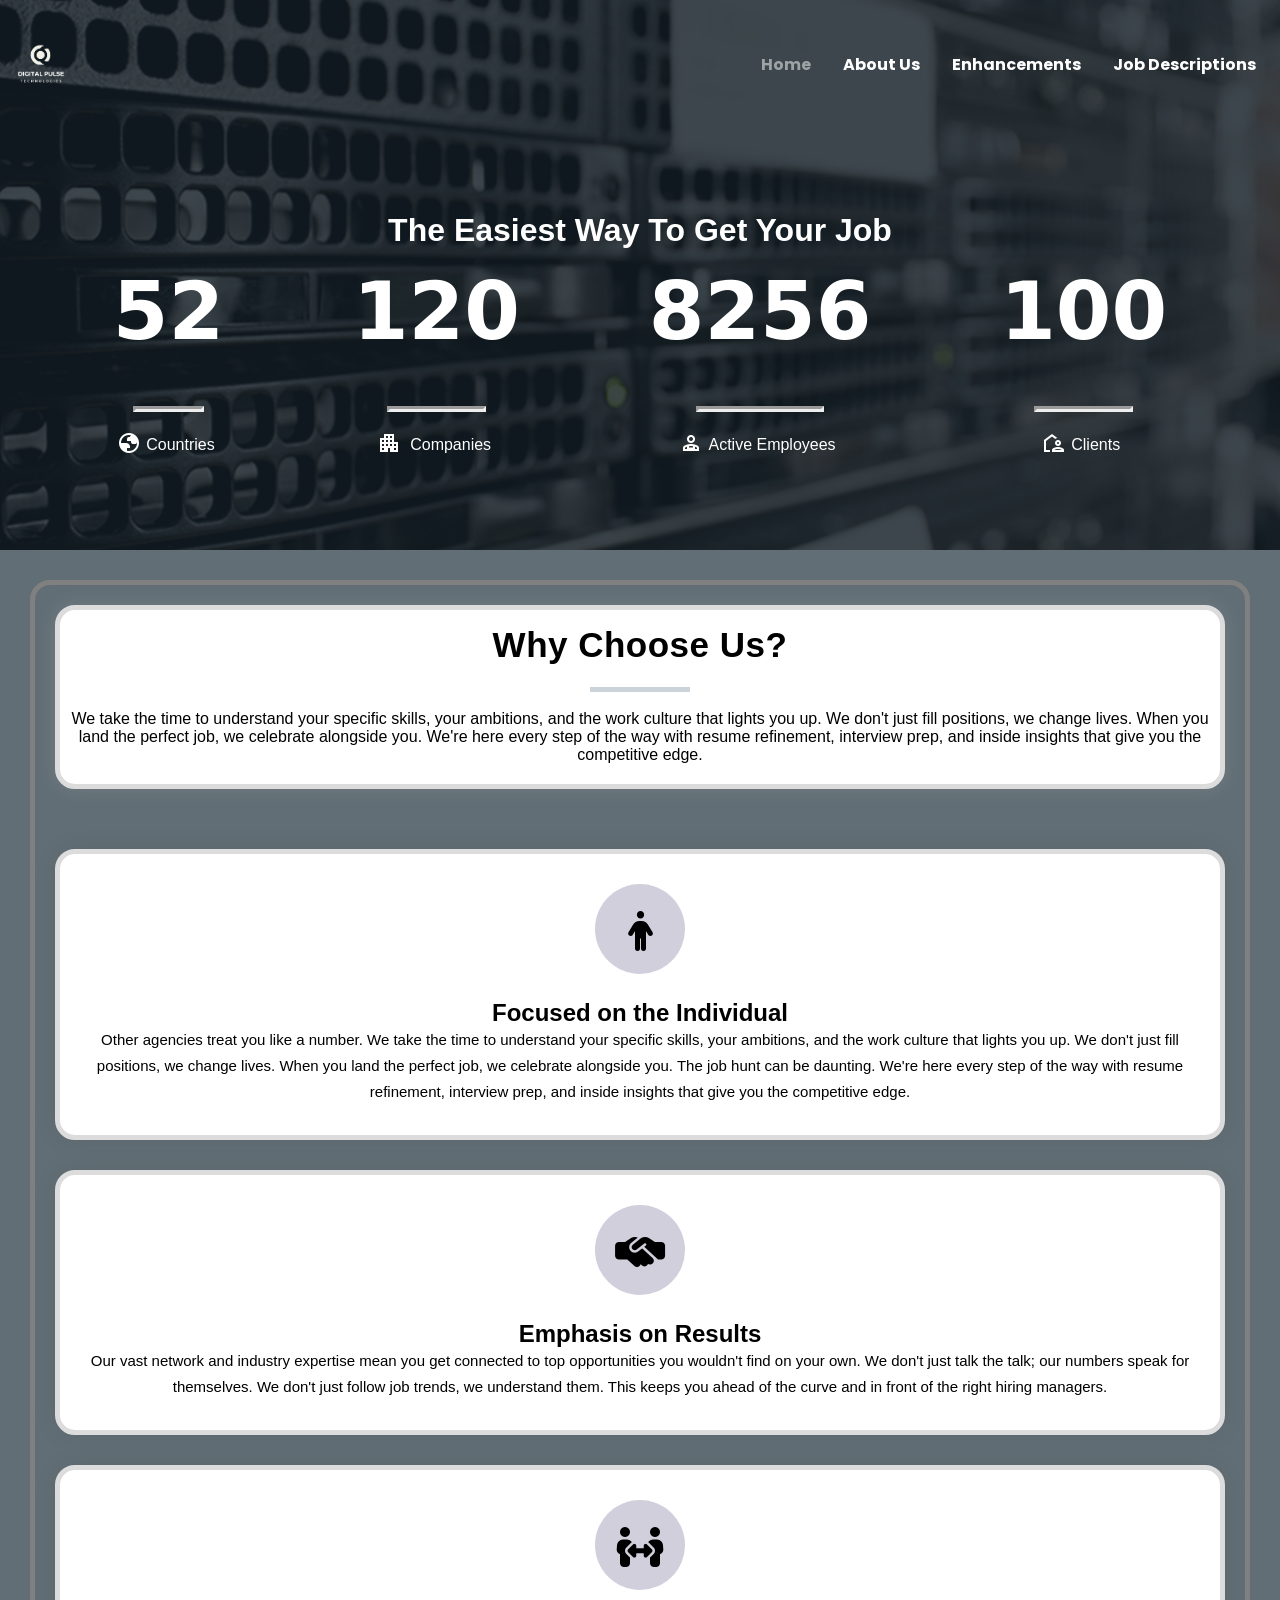
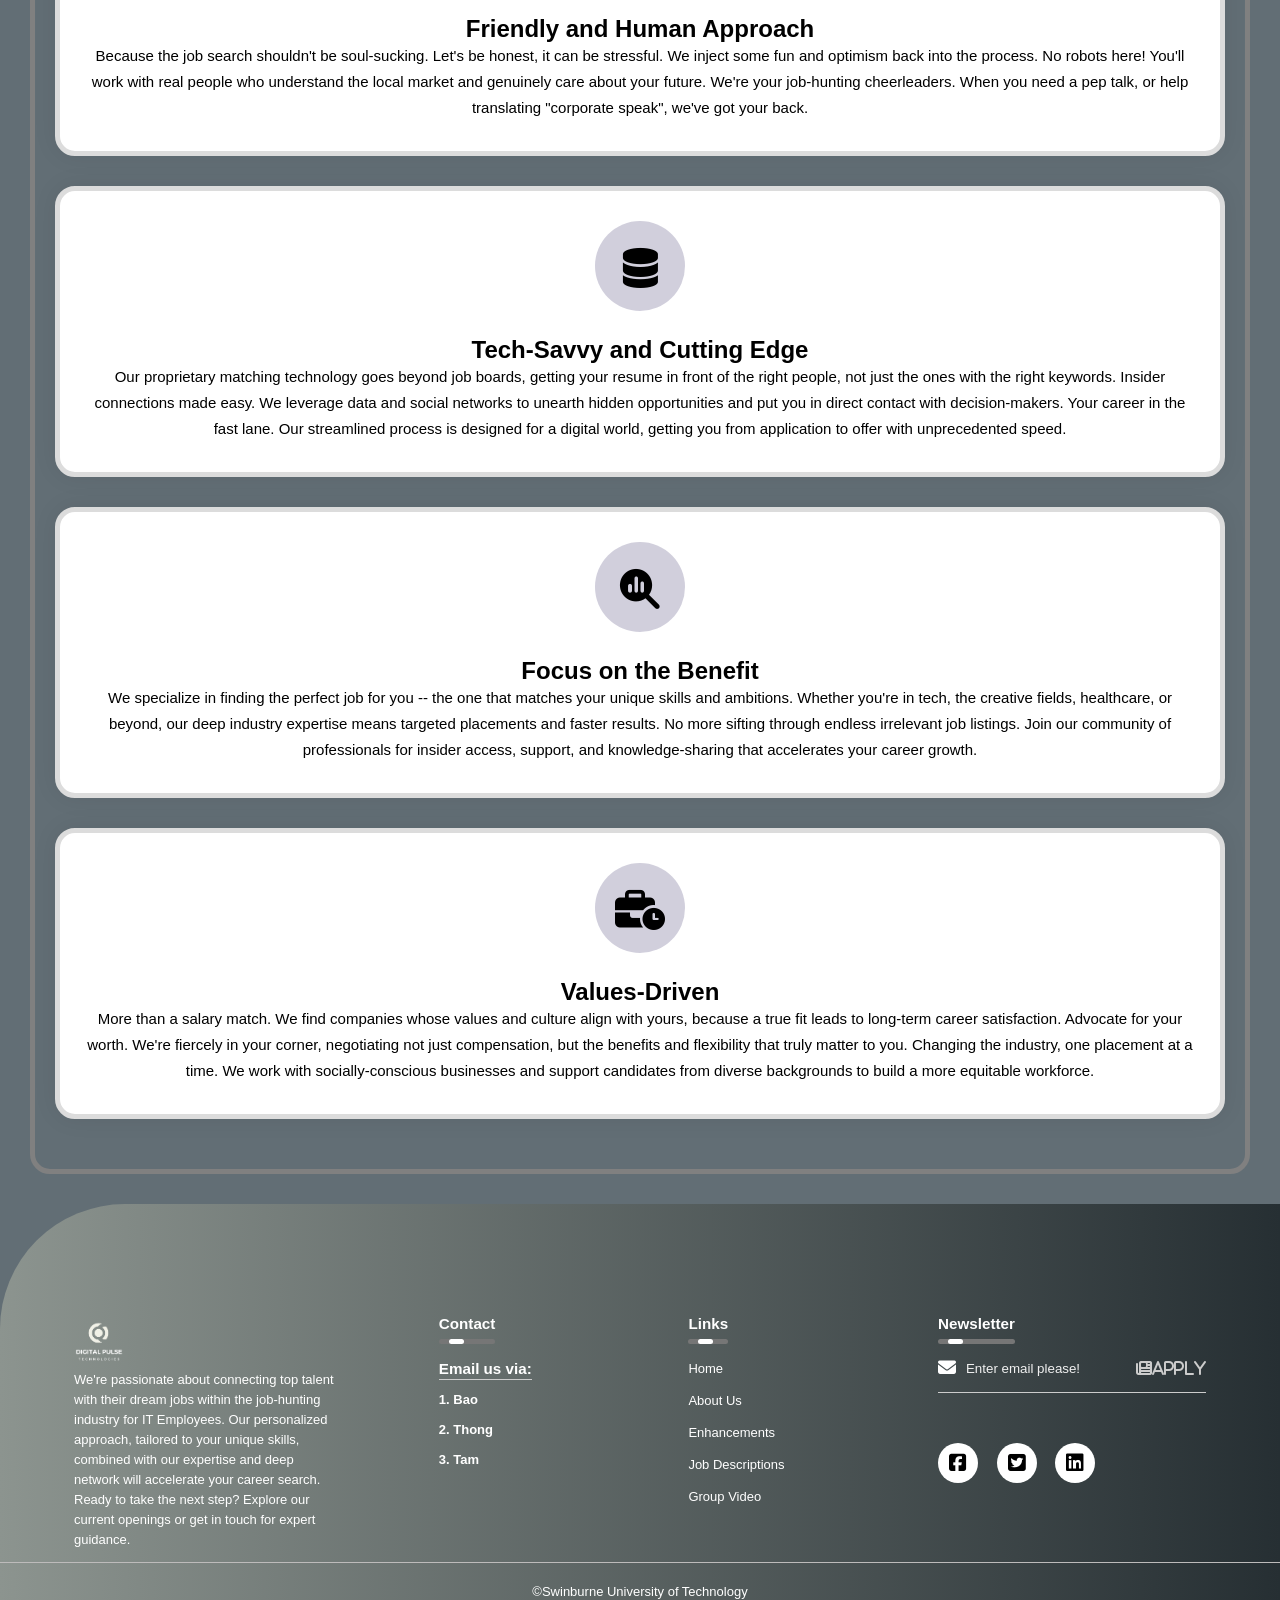
<file: assign1/index.html>
<!DOCTYPE html>
<html lang="en">
<head>
  <meta charset="UTF-8">
  <meta name="viewport" content="width=device-width, initial-scale=1.0">
  <meta name="description" content="Home Page Of IT Company">
  <meta name="keywords" content="job-hunting, job-finding, top 1 in finding job">
  <meta name="author" content="Lê Hoàng Triết Thông">
  <link rel="stylesheet" href="styles/style.css">
  <!--Icons-->
  <link rel="stylesheet" href="https://cdnjs.cloudflare.com/ajax/libs/font-awesome/6.5.1/css/all.min.css" integrity="sha512-DTOQO9RWCH3ppGqcWaEA1BIZOC6xxalwEsw9c2QQeAIftl+Vegovlnee1c9QX4TctnWMn13TZye+giMm8e2LwA==" crossorigin="anonymous" referrerpolicy="no-referrer">
  <link rel="stylesheet" href="https://fonts.googleapis.com/css2?family=Material+Symbols+Outlined:opsz,wght,FILL,GRAD@20..48,100..700,0..1,-50..200">
  <!--Font-->
  <link rel="preconnect" href="https://fonts.googleapis.com">
  <link rel="preconnect" href="https://fonts.gstatic.com" crossorigin>
  <link href="https://fonts.googleapis.com/css2?family=Rubik:ital,wght@0,300..900;1,300..900&display=swap" rel="stylesheet">
  <link href="https://fonts.googleapis.com/css2?family=Poppins:wght@400;500&display=swap" rel="stylesheet">
  <link rel="icon" type="image/x-icon" href="images/logo-web.png">
  <title>Home Page</title>
  </head>
  <body>
 <!--Header and navbar-->
  <header>
    <nav>
      <a href="#home" class="logo"><img src="images/Logo.png" alt ="logo" class = "logo"></a>
      <input type="checkbox" id="dropdown-btn">
      <label for="dropdown-btn">
        <span class="fa-solid fa-bars"></span>
      </label>
      <ul id="nav_bar">
        <li><a href="#" class="active">Home</a></li>
        <li><a href="about.html">About Us</a></li>
        <li><a href="enhancements.html">Enhancements</a></li>
        <li><a href="jobs.html">Job Descriptions</a></li>
      </ul>
    </nav>

    <!--Banner-->
  <div class="banner">
          <!--Analysis table-->
    <!-- <div class="analysis_table"> -->
      <div class ="statitics">
        <h1>The Easiest Way To Get Your Job</h1>
            <ul id="statistics_bar">
              <li><div id ="countdown1"></div><hr><span class="material-symbols-outlined"> globe </span>Countries</li>
              <li><div id ="countdown2"></div><hr><span class="material-symbols-outlined">apartment</span> Companies</li>
              <li><div id ="countdown3"></div><hr><span class="material-symbols-outlined"> person_apron </span>Active Employees</li>
              <li><div id ="countdown4"></div><hr><span class="material-symbols-outlined">location_away </span>Clients</li>
            </ul>
        </div>
      </div>
  </header>




   
    <!--Content-->
    <div id="big_box">
      <div class="section-head">
        <h2>Why Choose Us?</h2>
        <p>We take the time to understand your specific skills, your ambitions, and the work culture that lights you up. We don't just fill positions, we change lives. When you land the perfect job, we celebrate alongside you. We're here every step of the way with resume refinement, interview prep, and inside insights that give you the competitive edge.</p>
      </div>
      
      <div>
        <div class="item"> <span class="icon feature_box_col_one"><i class="fa-solid fa-person"></i></span>
          <h2>Focused on the Individual</h2>
          <p>Other agencies treat you like a number. We take the time to understand your specific skills, your ambitions, and the work culture that lights you up. We don't just fill positions, we change lives. When you land the perfect job, we celebrate alongside you. The job hunt can be daunting. We're here every step of the way with resume refinement, interview prep, and inside insights that give you the competitive edge.</p>
        </div>
    
        <div class="item"> <span class="icon feature_box_col_two"><i class="fa-solid fa-handshake-simple"></i></span>
          <h2>Emphasis on Results</h2>
          <p>Our vast network and industry expertise mean you get connected to top opportunities you wouldn't find on your own. We don't just talk the talk; our numbers speak for themselves. We don't just follow job trends, we understand them. This keeps you ahead of the curve and in front of the right hiring managers.</p>
        </div>
    
        <div class="item"> <span class="icon feature_box_col_three"><i class="fa-solid fa-people-arrows"></i></span>
          <h2>Friendly and Human Approach</h2>
          <p>Because the job search shouldn't be soul-sucking. Let's be honest, it can be stressful. We inject some fun and optimism back into the process. No robots here! You'll work with real people who understand the local market and genuinely care about your future. We're your job-hunting cheerleaders. When you need a pep talk, or help translating "corporate speak", we've got your back.</p>
        </div>
    
        <div class="item"> <span class="icon feature_box_col_four"><i class="fa fa-database"></i></span>
          <h2>Tech-Savvy and Cutting Edge</h2>
          <p>Our proprietary matching technology goes beyond job boards, getting your resume in front of the right people, not just the ones with the right keywords. Insider connections made easy. We leverage data and social networks to unearth hidden opportunities and put you in direct contact with decision-makers. Your career in the fast lane. Our streamlined process is designed for a digital world, getting you from application to offer with unprecedented speed.</p>
        </div>
    
        <div class="item"> <span class="icon feature_box_col_five"><i class="fa-solid fa-magnifying-glass-chart"></i></span>
          <h2>Focus on the Benefit</h2>
          <p>We specialize in finding the perfect job for you -- the one that matches your unique skills and ambitions.  Whether you're in tech, the creative fields, healthcare, or beyond, our deep industry expertise means targeted placements and faster results. No more sifting through endless irrelevant job listings. Join our community of professionals for insider access, support, and knowledge-sharing that accelerates your career growth.</p>
        </div>
    
        <div class="item"> <span class="icon feature_box_col_six"><i class="fa-solid fa-business-time"></i></span>
          <h2>Values-Driven</h2>
          <p>More than a salary match. We find companies whose values and culture align with yours, because a true fit leads to long-term career satisfaction. Advocate for your worth. We're fiercely in your corner, negotiating not just compensation, but the benefits and flexibility that truly matter to you. Changing the industry, one placement at a time. We work with socially-conscious businesses and support candidates from diverse backgrounds to build a more equitable workforce.</p>
        </div>
      </div>
    </div> 


    <footer>
      <div class="row">
        <!--Logo and Description-->
        <div class="col">
          <img src="images/Logo.png" alt ="logo" class = "logo">
          <p>We're passionate about connecting top talent with their dream jobs within the job-hunting industry for IT Employees. Our personalized approach, tailored to your unique skills, combined with our expertise and deep network will accelerate your career search. Ready to take the next step? Explore our current openings or get in touch for expert guidance.</p>
        </div>

        <!--Contact Info-->
        <div class="col">
          <h3>Contact<span class="underline"><span></span></span></h3>
          <h3 id ="email-id">Email us via:</h3>
          <h4>1. <a href="mailto:103804535@student.swin.edu.au">Bao</a></h4>
          <h4>2. <a href="mailto:104171146@student.swin.edu.au">Thong</a></h4>
          <h4>3. <a href="mailto:10477508@student.swin.edu.au">Tam</a></h4>
        </div>

        <!--Navigation-->
        <div class="col">
          <h3>Links <span class="underline"><span></span></span></h3>
            <ul>
              <li><a href="index.html">Home</a></li>
              <li><a href="about.html">About Us</a></li>
              <li><a href="enhancements.html">Enhancements</a></li>
              <li><a href="jobs.html">Job Descriptions</a></li>
              <li><a href="https://youtu.be/9ScsvjHyDCk">Group Video</a></li>
            </ul>
        </div>

        <!--Newsletter-->
        <div class="col">
          <h3>Newsletter<span class="underline"><span></span></span></h3>
          <form id="footer-form">
            <span class="fa-solid fa-envelope"></span>
            <input type="email" placeholder="Enter email please!">
            <button type="submit"><span class="fa-solid fa-newspaper">Apply</span></button>
          </form>
            <!--Social Icons-->
          <div class="social-icons">
            <span class="fa-brands fa-square-facebook"></span>
            <span class="fa-brands fa-square-twitter"></span>
            <span class="fa-brands fa-linkedin"></span>
          </div>
        </div>
      </div>
      <hr>
      <p class="copyright">&copy;<a href = "https://www.swinburne.edu.au">Swinburne University of Technology</a></p>
    </footer>
  </body>
</html>
</file>
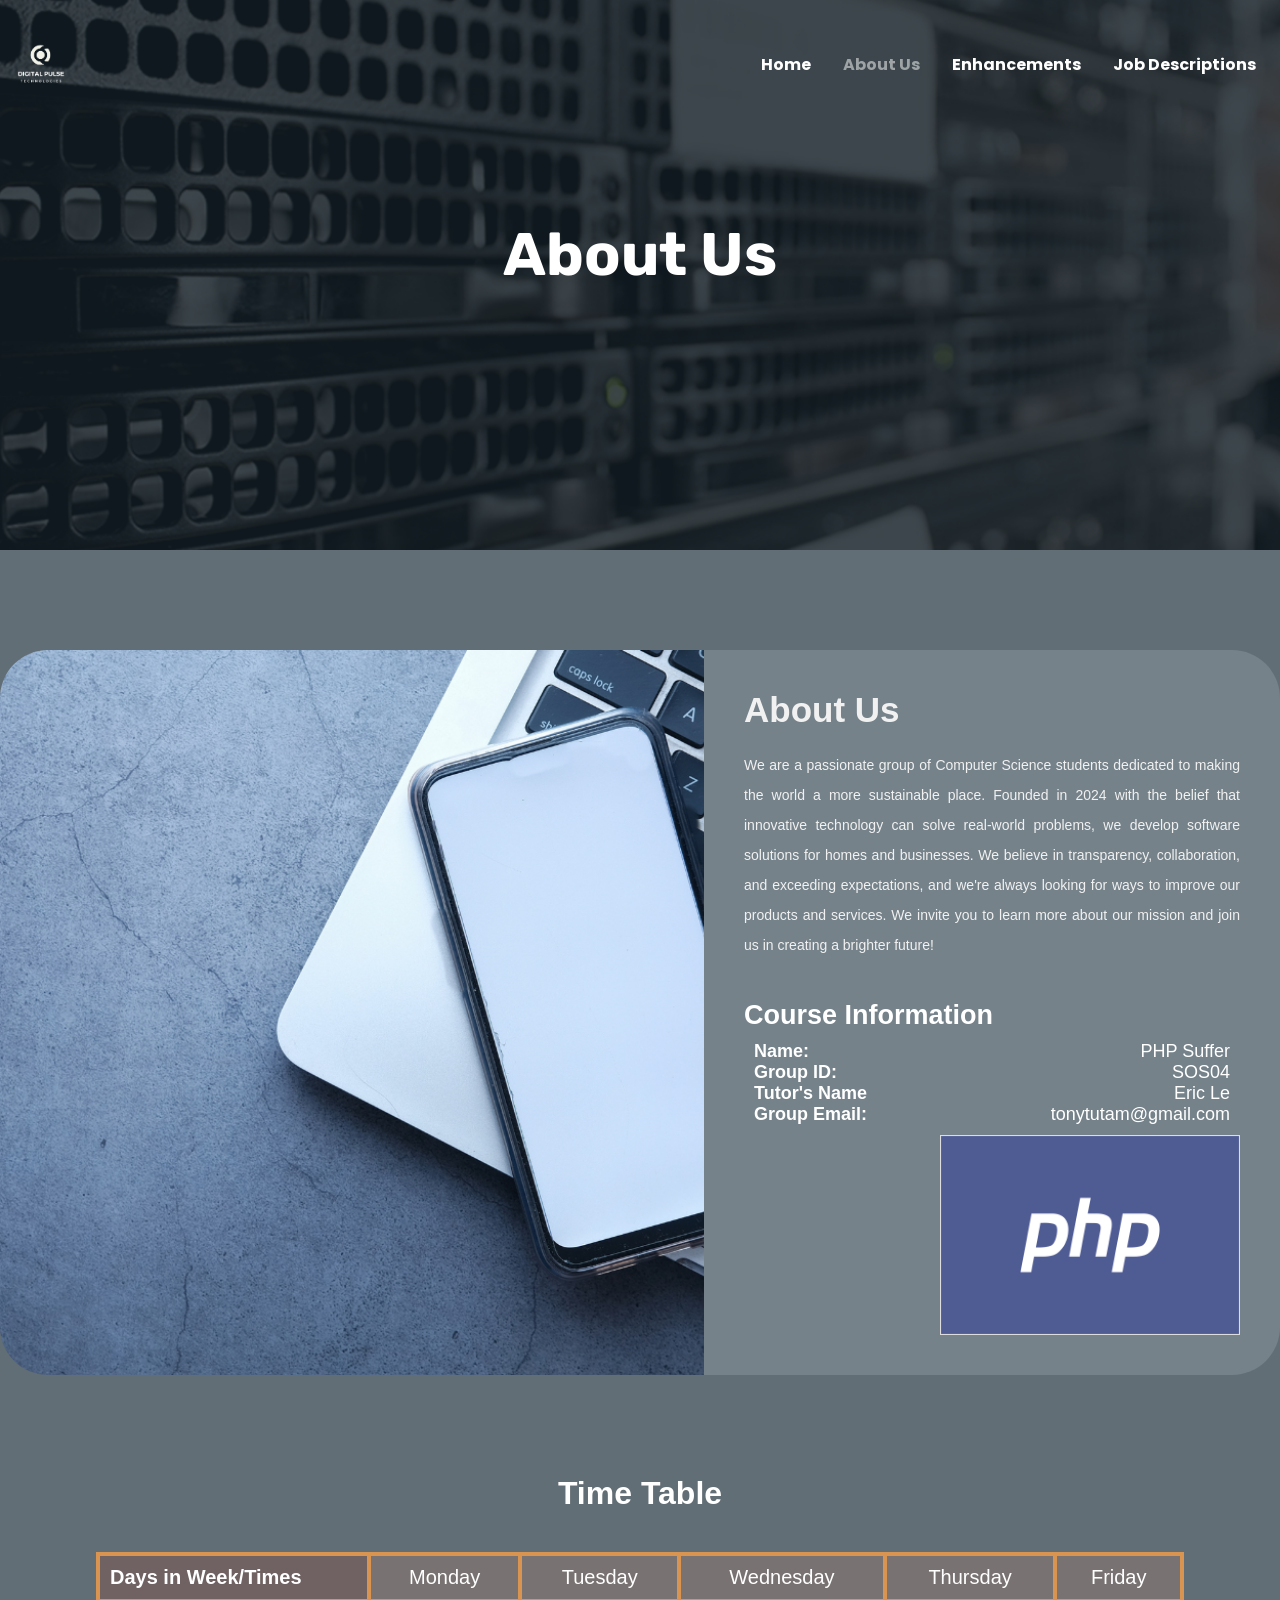
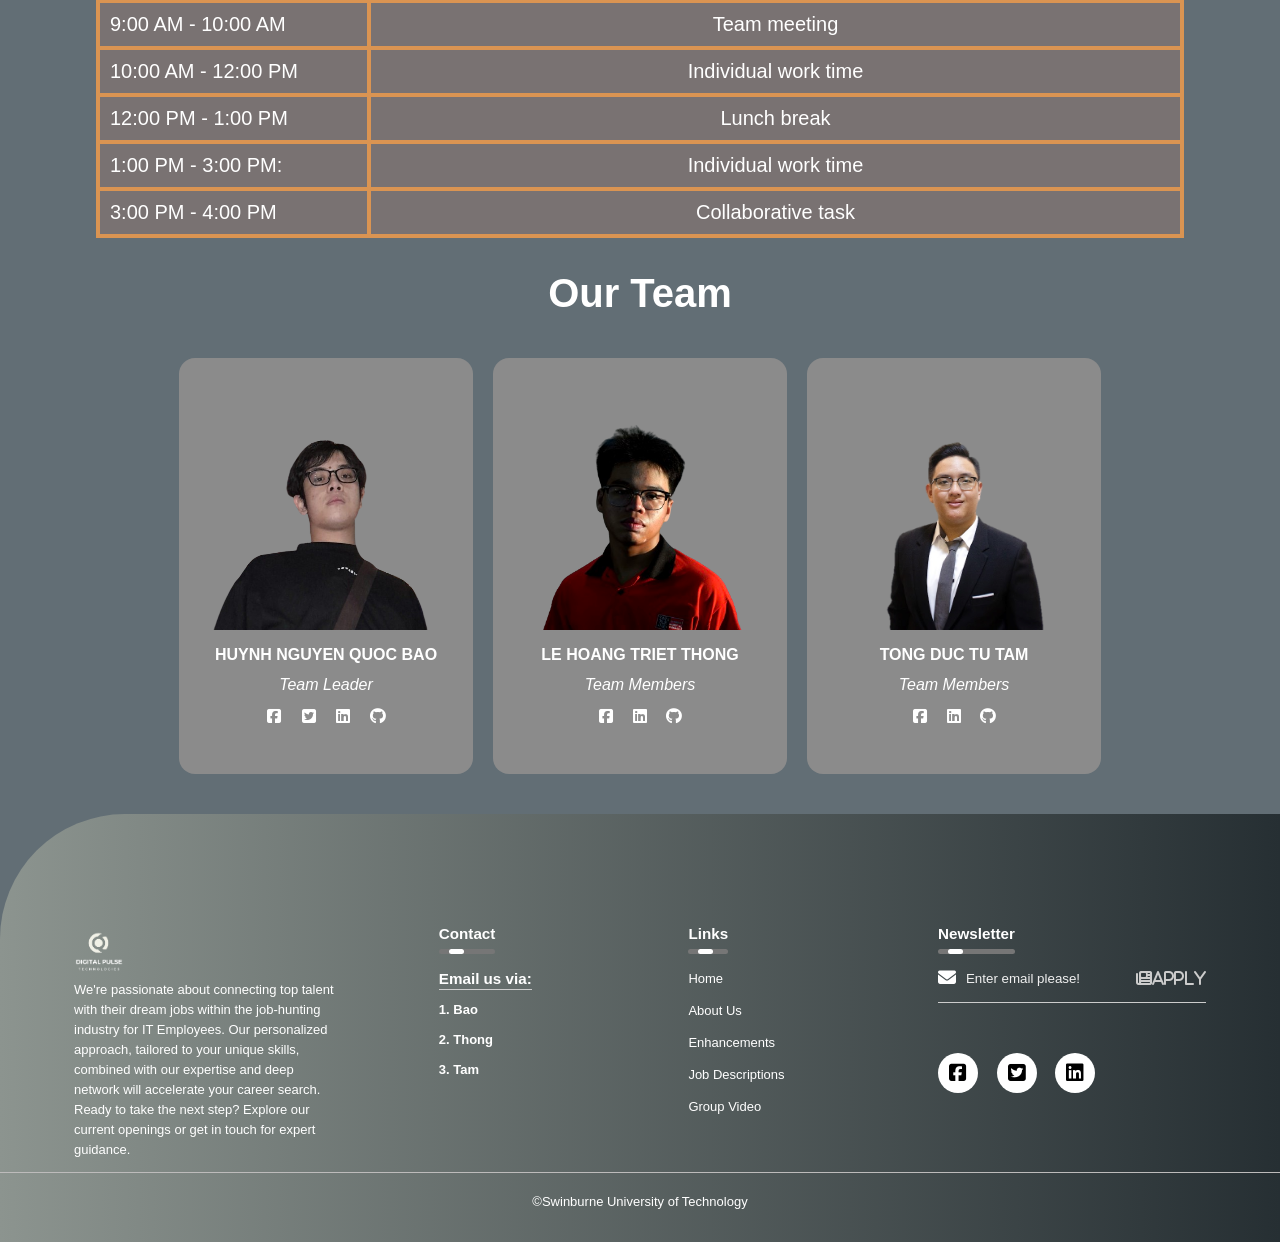
<file: assign1/about.html>
<!DOCTYPE html>
<html lang="en">

<head>
  <meta charset="UTF-8">
  <meta name="viewport" content="width=device-width, initial-scale=1.0">
  <meta name="description" content="About Us page of IT company">
  <meta name="keywords" content="job-hunting, job-finding, top 1 in finding job">
  <meta name="author" content="Huỳnh Nguyễn Quốc Bảo">
  <title>About Us</title>
  <link href="styles/style.css" rel="stylesheet">
  <!--Fonts-->
  <link rel="preconnect" href="https://fonts.googleapis.com">
  <link rel="preconnect" href="https://fonts.gstatic.com" crossorigin>
  <link href="https://fonts.googleapis.com/css2?family=Rubik:ital,wght@0,300..900;1,300..900&display=swap"
    rel="stylesheet">
  <link href="https://fonts.googleapis.com/css2?family=Poppins:wght@400;500&display=swap" rel="stylesheet">
  <!--Icons-->
  <link rel="stylesheet" href="https://cdnjs.cloudflare.com/ajax/libs/font-awesome/6.5.1/css/all.min.css"
    integrity="sha512-DTOQO9RWCH3ppGqcWaEA1BIZOC6xxalwEsw9c2QQeAIftl+Vegovlnee1c9QX4TctnWMn13TZye+giMm8e2LwA=="
    crossorigin="anonymous" referrerpolicy="no-referrer">
  <link rel="icon" type="image/x-icon" href="images/logo-web.png">
</head>

<body>

  <!--Header and navbar-->
  <header>
    <nav>
      <a href="#home" class="logo"><img src="images/Logo.png" alt="logo" class="logo"></a>
      <input type="checkbox" id="dropdown-btn">
      <label for="dropdown-btn">
        <span class="fa-solid fa-bars"></span>
      </label>
      <ul id="nav_bar">
        <li><a href="index.html">Home</a></li>
        <li><a href="#" class="active">About Us</a></li>
        <li><a href="enhancements.html">Enhancements</a></li>
        <li><a href="jobs.html">Job Descriptions</a></li>
      </ul>
    </nav>

    <!--Banner-->
    <div class="banner">
      <h1 id="applyh1">About Us</h1>
    </div>
  </header>

  <!--Introduction-->
  <div class="about-section">
    <div class="inner-container">
      <h1>About Us</h1>
      <p class="text">
        We are a passionate group of Computer Science students dedicated to making the world a
        more sustainable place. Founded in 2024 with the belief that innovative technology can solve real-world
        problems, we develop software solutions for homes and businesses. We believe in transparency, collaboration, and
        exceeding expectations, and we're always looking for ways to improve our products and services.
        We invite you to learn more about our mission and join us in creating a brighter future!
      </p>
      <section class="course-info">
        <h2>Course Information</h2>
        <dl>
          <dt>Name:</dt>
          <dd>PHP Suffer</dd>
          <dt>Group ID:</dt>
          <dd>SOS04</dd>
          <dt>Tutor's Name</dt>
          <dd>Eric Le</dd>
          <dt>Group Email:</dt>
          <dd><a href="mailto:tonytutam@gmail.com">tonytutam@gmail.com</a></dd>
        </dl>
        <figure class="profile">
          <img src="images/profile.png" alt="Your Profile Picture">
        </figure>

      </section>

    </div>
  </div>
  <!--COURSE INFORMATION-->
  <div class="table-style">
  <h2>Time Table</h2>
  <table>
    <thead>
      <tr>
        <th>Days in Week/Times</th>
        <td class="table-align-center">Monday</td>
        <td class="table-align-center">Tuesday</td>
        <td class="table-align-center">Wednesday</td>
        <td class="table-align-center">Thursday</td>
        <td class="table-align-center">Friday</td>
      </tr>
    </thead>
    <tbody>
      <tr>
        <td>9:00 AM - 10:00 AM</td>
        <td colspan="5" class="table-align-center">Team meeting</td>
      </tr>
      <tr>
        <td>10:00 AM - 12:00 PM</td>
        <td colspan="5" class="table-align-center">Individual work time</td>
      </tr>
      <tr>
        <td>12:00 PM - 1:00 PM</td>
        <td colspan="5" class="table-align-center">Lunch break</td>
      </tr>
      <tr>
        <td>1:00 PM - 3:00 PM:</td>
        <td colspan="5" class="table-align-center">Individual work time</td>
      </tr>
      <tr>
        <td>3:00 PM - 4:00 PM</td>
        <td colspan="5" class="table-align-center">Collaborative task</td>
      </tr>
    </tbody>
  </table>
</div>
  <!--Team-->
  <div class="team-container">
    <!--Header-->
    <div class="team-header">
      <h1>Our Team</h1>
    </div>
    <div class="sub-container">
      <!--Team Image-->
      <div class="teams">
        <img src="images/Bao.jpg" alt="Huynh Nguyen Quoc Bao">
        <!--team member info-->
        <div class="name">Huynh Nguyen Quoc Bao</div>
        <div class="position">Team Leader</div>
        <div class="profile-socials">
          <a href="https://www.facebook.com/KallenKaslana213/"><span class="fa-brands fa-square-facebook"></span></a>
          <a href="https://twitter.com/Travis_Derp"><span class="fa-brands fa-square-twitter"></span></a>
          <a href="https://www.linkedin.com/in/huynh-nguyen-quoc-bao-6b7ab6236/"><span
              class="fa-brands fa-linkedin"></span></a>
          <a href="https://github.com/Travis-Houston"><span class="fa-brands fa-github"></span></a>
        </div>
      </div>

      <!--Team Image-->
      <div class="teams">
        <img src="images/Chi-Lon-Thon.png" alt="Le Hoang Triet Thong photo">
        <!--team member info-->
        <div class="name">Le Hoang Triet Thong</div>
        <div class="position">Team Members</div>
        <div class="profile-socials">
          <a href="https://www.facebook.com/chilonthon/"><span class="fa-brands fa-square-facebook"></span></a>
          <a href="https://www.linkedin.com/in/thong-le-5b26b6185/"><span class="fa-brands fa-linkedin"></span></a>
          <a href="https://github.com/AlecVOV"><span class="fa-brands fa-github"></span></a>
        </div>
      </div>

      <!--Team Image-->
      <div class="teams">
        <img id="tamtong" src="images/Tam-Tong.png" alt="Tong Duc Tu Tam photo">
        <!--team member info-->
        <div class="name">Tong Duc Tu Tam</div>
        <div class="position">Team Members</div>
        <div class="profile-socials">
          <a href="https://www.facebook.com/tongss.tamss.7/"><span class="fa-brands fa-square-facebook"></span></a>
          <a href="https://www.linkedin.com/in/tong-duc-tu-tam-989825196/"><span
              class="fa-brands fa-linkedin"></span></a>
          <a href="https://github.com/TamTonyTong"><span class="fa-brands fa-github"></span></a>
        </div>
      </div>
    </div>
  </div>


  <footer>
    <div class="row">
      <!--Logo and Description-->
      <div class="col">
        <img src="images/Logo.png" alt="logo" class="logo">
        <p>We're passionate about connecting top talent with their dream jobs within the job-hunting industry for IT
          Employees. Our personalized approach, tailored to your unique skills, combined with our expertise and deep
          network will accelerate your career search. Ready to take the next step? Explore our current openings or get
          in touch for expert guidance.</p>
      </div>

      <!--Contact Info-->
      <div class="col">
        <h3>Contact<span class="underline"><span></span></span></h3>
        <h3 id="email-id">Email us via:</h3>
        <h4>1. <a href="mailto:103804535@student.swin.edu.au">Bao</a></h4>
        <h4>2. <a href="mailto:104171146@student.swin.edu.au">Thong</a></h4>
        <h4>3. <a href="mailto:10477508@student.swin.edu.au">Tam</a></h4>
      </div>

      <!--Navigation-->
      <div class="col">
        <h3>Links <span class="underline"><span></span></span></h3>
        <ul>
          <li><a href="index.html">Home</a></li>
          <li><a href="about.html">About Us</a></li>
          <li><a href="enhancements.html">Enhancements</a></li>
          <li><a href="jobs.html">Job Descriptions</a></li>
          <li><a href="https://youtu.be/9ScsvjHyDCk">Group Video</a></li>
        </ul>
      </div>

      <!--Newsletter-->
      <div class="col">
        <h3>Newsletter<span class="underline"><span></span></span></h3>
        <form id="footer-form">
          <span class="fa-solid fa-envelope"></span>
          <input type="email" placeholder="Enter email please!">
          <button type="submit"><span class="fa-solid fa-newspaper">Apply</span></button>
        </form>
        <!--Social Icons-->
        <div class="social-icons">
          <span class="fa-brands fa-square-facebook"></span>
          <span class="fa-brands fa-square-twitter"></span>
          <span class="fa-brands fa-linkedin"></span>
        </div>
      </div>
    </div>
    <hr>
    <p class="copyright">&copy;<a href="https://www.swinburne.edu.au">Swinburne University of Technology</a></p>
  </footer>
</body>

</html>
</file>
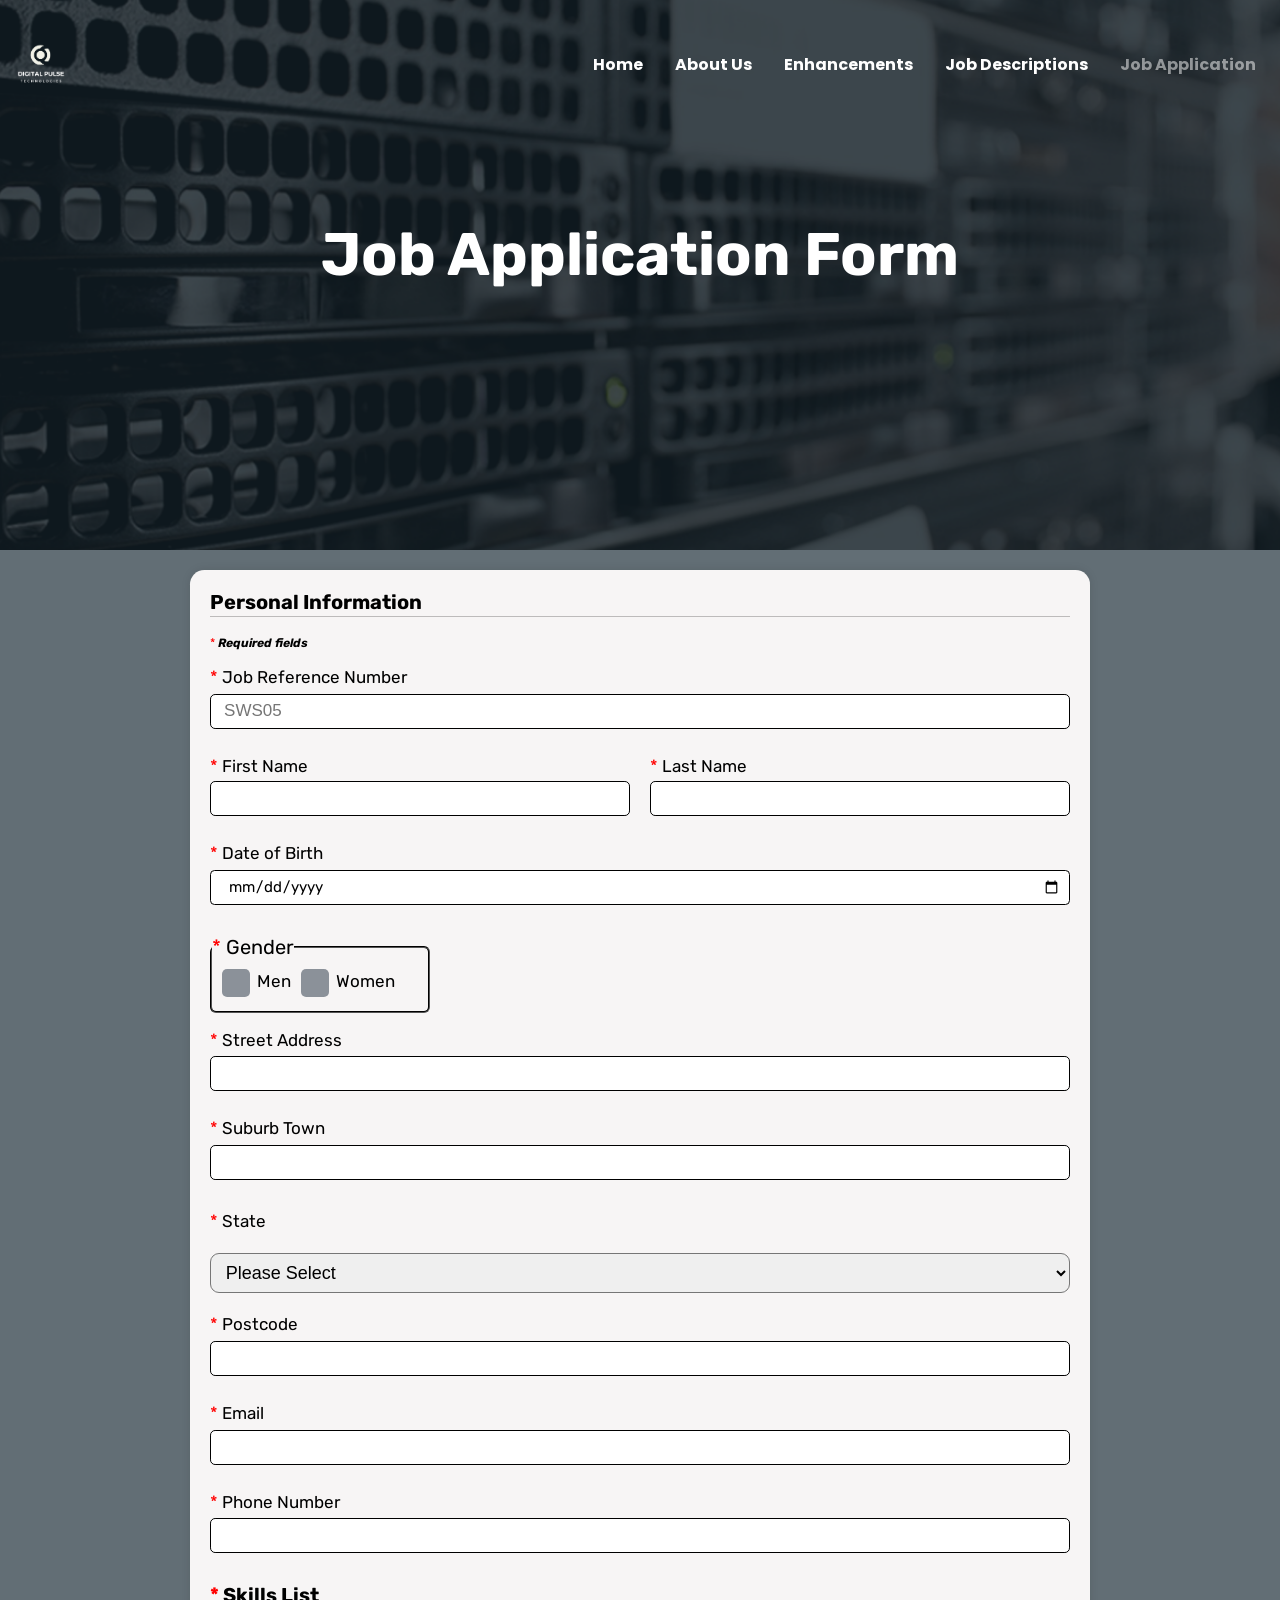
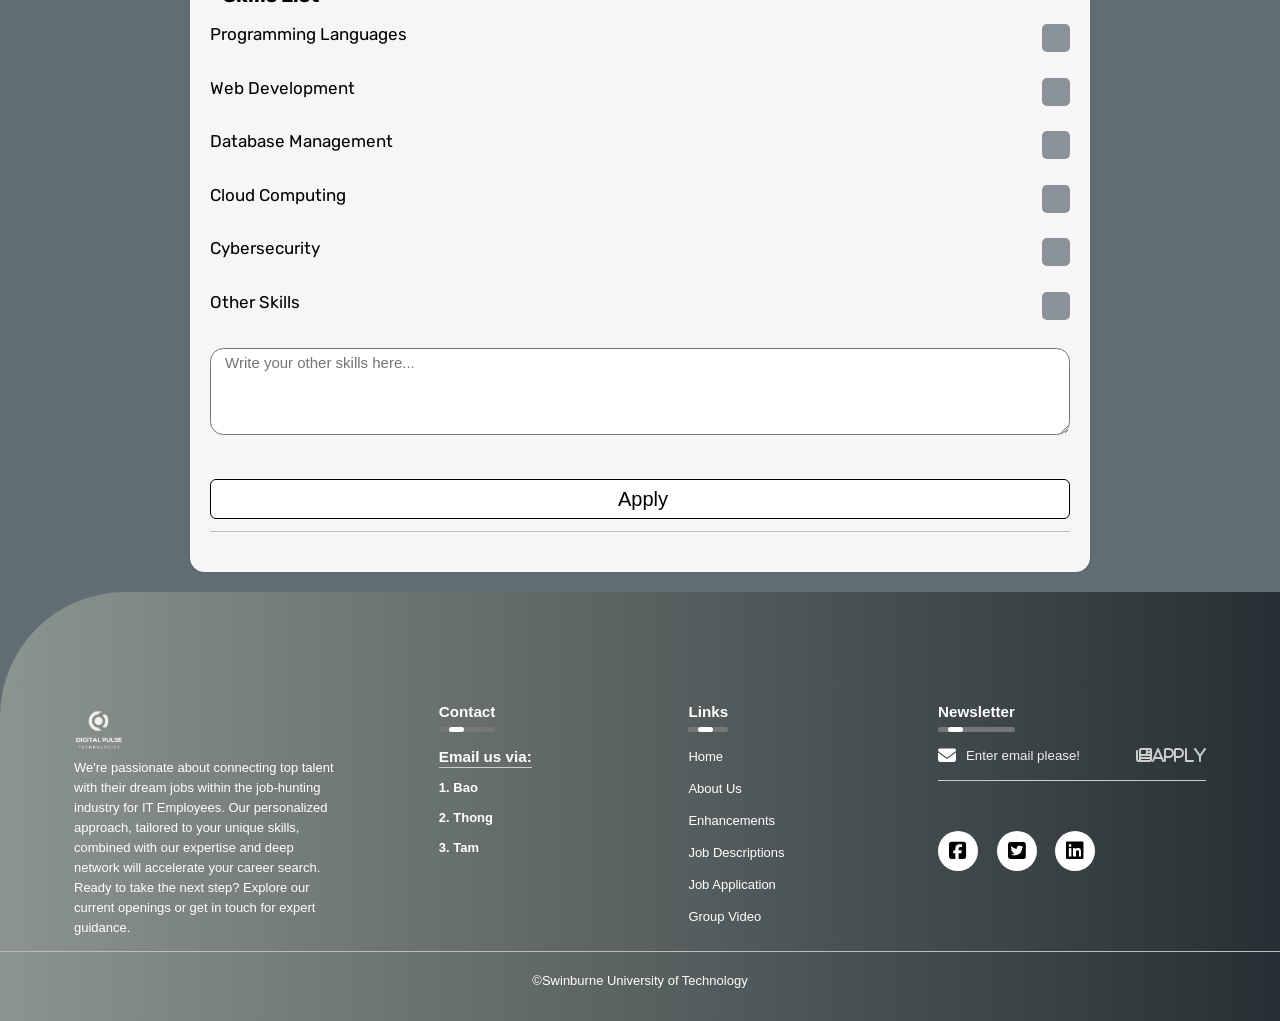
<file: assign1/apply.html>
<!DOCTYPE html>
<html lang="en">

<head>
  <meta charset="utf-8">
  <meta name="viewport" content="width=device-width, initial-scale=1.0">
  <meta name="description" content="Job Application page of IT company">
  <meta name="keywords" content="job-hunting, job-finding, top 1 in finding job">
  <meta name="author" content="Tống Đức Từ Tâm">
  <link href="styles/style.css" rel="stylesheet">
  <title>Job Application</title>
  
  <!--Icons-->
  <link rel="stylesheet" href="https://cdnjs.cloudflare.com/ajax/libs/font-awesome/6.5.1/css/all.min.css"
    integrity="sha512-DTOQO9RWCH3ppGqcWaEA1BIZOC6xxalwEsw9c2QQeAIftl+Vegovlnee1c9QX4TctnWMn13TZye+giMm8e2LwA=="
    crossorigin="anonymous" referrerpolicy="no-referrer">
  <!--Font-->
  <link href="https://fonts.googleapis.com/css2?family=Poppins:wght@400;500&display=swap" rel="stylesheet">
  <link rel="preconnect" href="https://fonts.googleapis.com">
  <link rel="preconnect" href="https://fonts.gstatic.com" crossorigin>
  <link href="https://fonts.googleapis.com/css2?family=Rubik:ital,wght@0,300..900;1,300..900&display=swap" rel="stylesheet">
    <link rel="icon" type="image/x-icon" href="images/logo-web.png">

</head>

<body>
  <header>
    <nav>
      <a href="#home" class="logo"><img src="images/Logo.png" alt="logo" class="logo"></a>
      <input type="checkbox" id="dropdown-btn">
      <label for="dropdown-btn">
        <span class="fa-solid fa-bars"></span>
      </label>
      <ul id="nav_bar">
        <li><a href="index.html">Home</a></li>
        <li><a href="about.html">About Us</a></li>
        <li><a href="enhancements.html">Enhancements</a></li>
        <li><a href="jobs.html">Job Descriptions</a></li>
        <li><a href="#" class="active">Job Application</a></li>
      </ul>
    </nav>
    <div class="banner">
      <h1 id="applyh1">Job Application Form</h1>
    </div>
  </header>
  <div class="job-applying-container">
    <!--Please remember to required all the forms - Tam Tong-->
    <div class="applying-basic-info">
      <h2>Personal Information</h2>
      <hr>
      <form method="post" action="https://mercury.swin.edu.au/it000000/formtest.php">
        <p id="asterisk"><em><strong>Required fields</strong></em></p>
        <label for="job_ref_num"> Job Reference Number</label>
        <input type="text" name="job_ref_num" id="job_ref_num" size="20" pattern="[a-zA-Z0-9]{5}" placeholder="SWS05"
          title="Please enter exactly 5 aplphanumeric characters" required>
        <div class="name-container">
          <div>
            <label for="first_name"> First Name</label>
            <input type="text" name="first_name" id="first_name" size="20" pattern="[A-Za-z]{1,20}"
              title="Only maximum of 20 alphabetical characters allowed" required>
          </div>

          <div id="last_name_align">
            <label for="last_name" id="last_name1"> Last Name</label>
            <input type="text" name="last_name" id="last_name" size="20" pattern="[A-Za-z]{1,20}"
              title="Only maximum of 20 alphabetical characters allowed" required>
          </div>
        </div>

        <label for="date_of_birth"> Date of Birth</label>
        <input type="date" name="date_of_birth" id="date_of_birth" size="20" title="Please Enter your D.O.B" required>

        <div class="gender">
          <fieldset>
            <legend>Gender</legend>
            <label class="container">
              <input type="radio" name="gender" value="Men" title="Please choose your gender" required>Men
              <span class="checkmark"></span>
            </label>
            <label class="container">Women
              <input type="radio" name="gender" value="Women">
              <span class="checkmark"></span>
            </label>
          </fieldset>
        </div>



        <label for="street_address">Street Address</label>
        <input type="text" name="street_address" id="street_address" size="30" maxlength="40" required>

        <label for="suburb_town">Suburb Town</label>
        <input type="text" name="suburb_town" id="suburb_town" size="30" maxlength="40" required>


        <label id="statecuztomize" for="state">State</label>

        <select name="state" id="state" required>
          <option value="">Please Select</option>
          <option value="VIC">VIC</option>
          <option value="NSW">NSW</option>
          <option value="QLD">QLD</option>
          <option value="NT">NT</option>
          <option value="WA">SA</option>
          <option value="SA">SA</option>
          <option value="TAS">TAS</option>
          <option value="ACT">ACT</option>
        </select>
        <input id="blank">


        <label for="postcode">Postcode</label>
        <input type="text" name="postcode" id="postcode" size="10" pattern="\d{4}" title="Please enter exact 4 digits" required>

        <label for="email">Email</label>
        <input type="email" name="email" id="email" required>

        <label for="phone_num">Phone Number</label>
        <input type="text" name="phone_num" id="phone_num" pattern="[0-9\s]{8,12}" title="Please enter from 8 to 12 digits" required>

        <div class="skill_list">
          <h2>Skills List</h2>
          <label class="container">Programming Languages
            <input type="checkbox" name="skill_list[]" value="Programming Languages" required>
            <span class="checkmark"></span>
          </label>

          <label class="container">Web Development
            <input type="checkbox" name="skill_list[]" value="Web Development">
            <span class="checkmark"></span>
          </label>


          <label class="container">Database Management
            <input type="checkbox" name="skill_list[]" value="Database Management">
            <span class="checkmark"></span>
          </label>


          <label class="container">Cloud Computing
            <input type="checkbox" name="skill_list[]" id="skill_list" value="Cloud Computing">
            <span class="checkmark"></span>
          </label>


          <label class="container">Cybersecurity
            <input type="checkbox" name="skill_list[]" value="Cybersecurity">
            <span class="checkmark"></span>
          </label>



          <label class="container">Other Skills
            <input type="checkbox" name="skill_list[]" value="Other Skills">
            <span class="checkmark"></span>
          </label>

          <br><textarea name="other_skills" rows="5" cols="75" placeholder="Write your other skills here..."></textarea>
        </div>

        <input type="submit" value="Apply" id="apply">

        <hr>
      </form>
    </div>
  </div>


  <footer>
    <div class="row">
      <!--Logo and Description-->
      <div class="col">
        <img src="images/Logo.png" alt ="logo" class = "logo">
        <p>We're passionate about connecting top talent with their dream jobs within the job-hunting industry for IT Employees. Our personalized approach, tailored to your unique skills, combined with our expertise and deep network will accelerate your career search. Ready to take the next step? Explore our current openings or get in touch for expert guidance.</p>
      </div>

      <!--Contact Info-->
      <div class="col">
        <h3>Contact<span class="underline"><span></span></span></h3>
        <h3 id ="email-id">Email us via:</h3>
        <h4>1. <a href="mailto:103804535@student.swin.edu.au">Bao</a></h4>
        <h4>2. <a href="mailto:104171146@student.swin.edu.au">Thong</a></h4>
        <h4>3. <a href="mailto:10477508@student.swin.edu.au">Tam</a></h4>
      </div>

      <!--Navigation-->
      <div class="col">
        <h3>Links <span class="underline"><span></span></span></h3>
          <ul>
            <li><a href="index.html">Home</a></li>
            <li><a href="about.html">About Us</a></li>
            <li><a href="enhancements.html">Enhancements</a></li>
            <li><a href="jobs.html">Job Descriptions</a></li>
            <li><a href="apply.html">Job Application</a></li>
            <li><a href="https://youtu.be/9ScsvjHyDCk">Group Video</a></li>
          </ul>
      </div>

      <!--Newsletter-->
      <div class="col">
        <h3>Newsletter<span class="underline"><span></span></span></h3>
        <form id="footer-form">
          <span class="fa-solid fa-envelope"></span>
          <input type="email" placeholder="Enter email please!">
          <button type="submit"><span class="fa-solid fa-newspaper">Apply</span></button>
        </form>
          <!--Social Icons-->
        <div class="social-icons">
          <span class="fa-brands fa-square-facebook"></span>
          <span class="fa-brands fa-square-twitter"></span>
          <span class="fa-brands fa-linkedin"></span>
        </div>
      </div>
    </div>
    <hr>
    <p class="copyright">&copy;<a href = "https://www.swinburne.edu.au">Swinburne University of Technology</a></p>
  </footer>
</body>
</html>
</file>
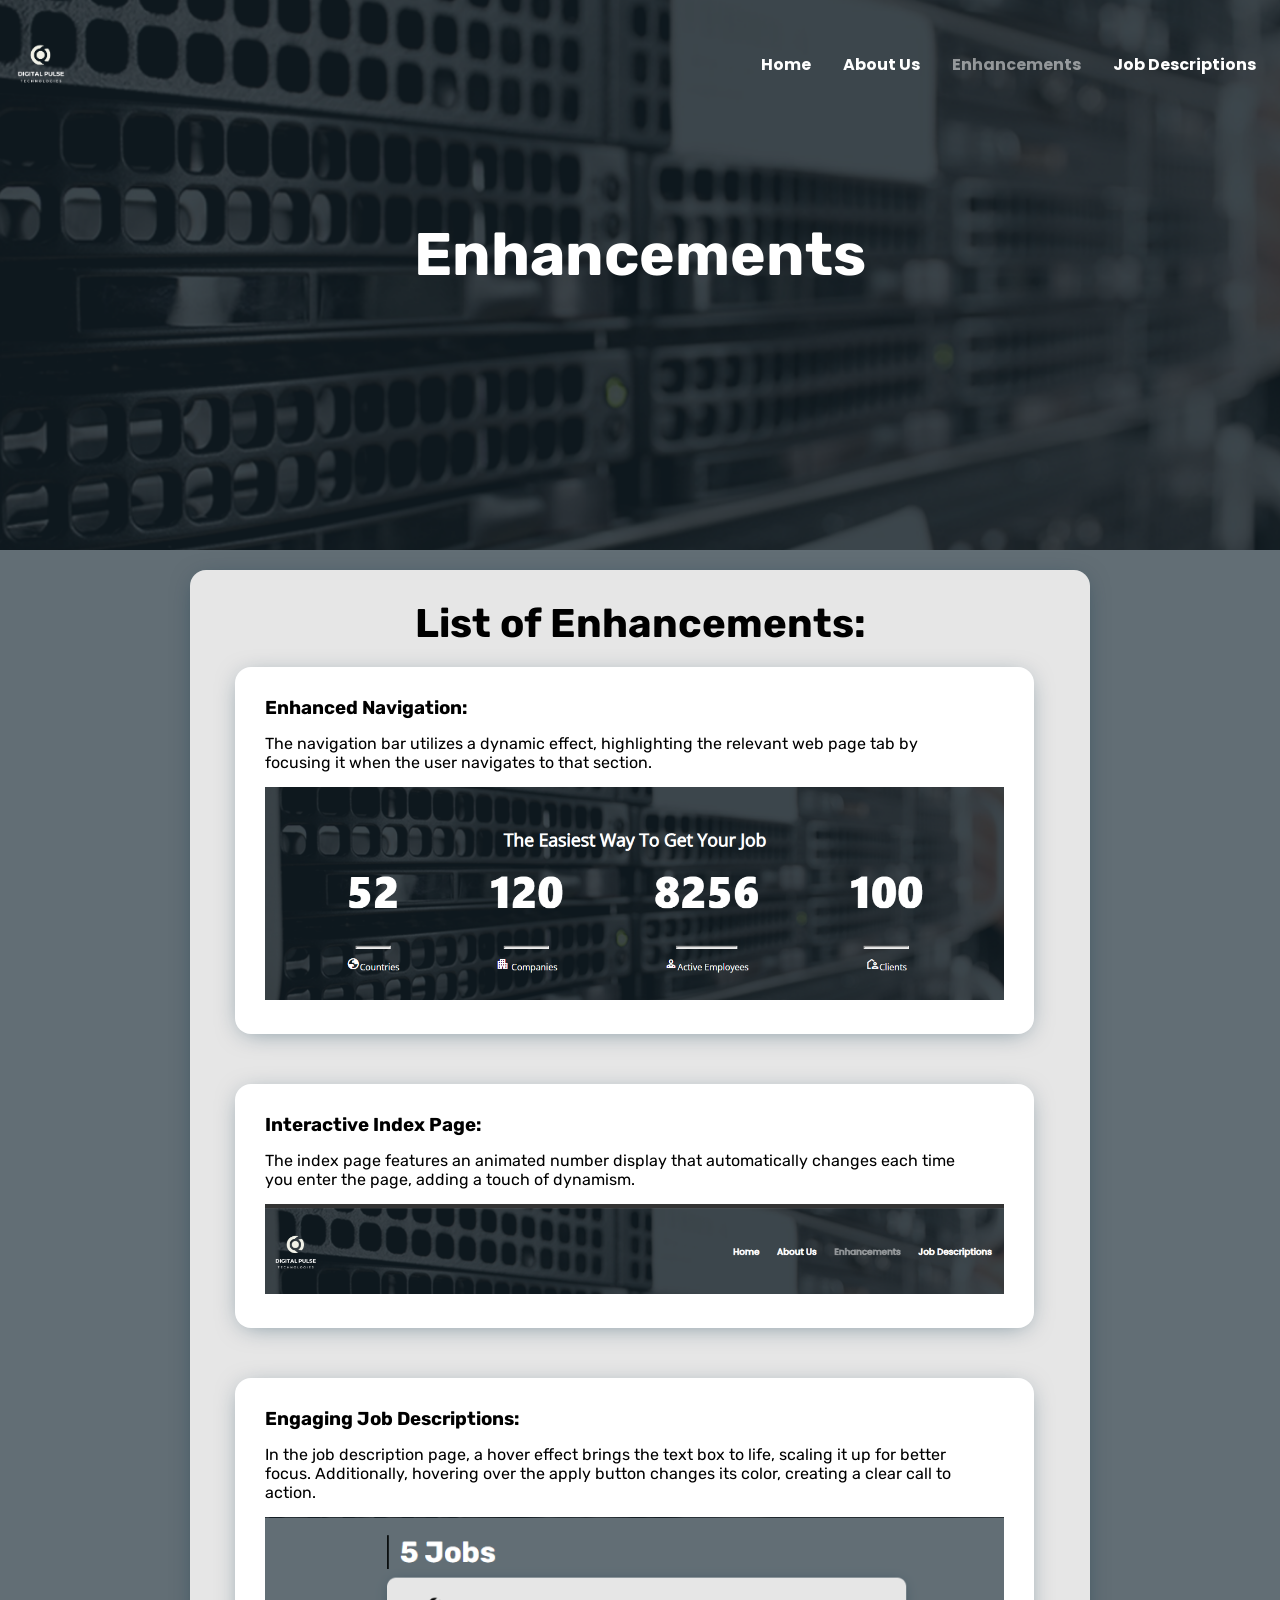
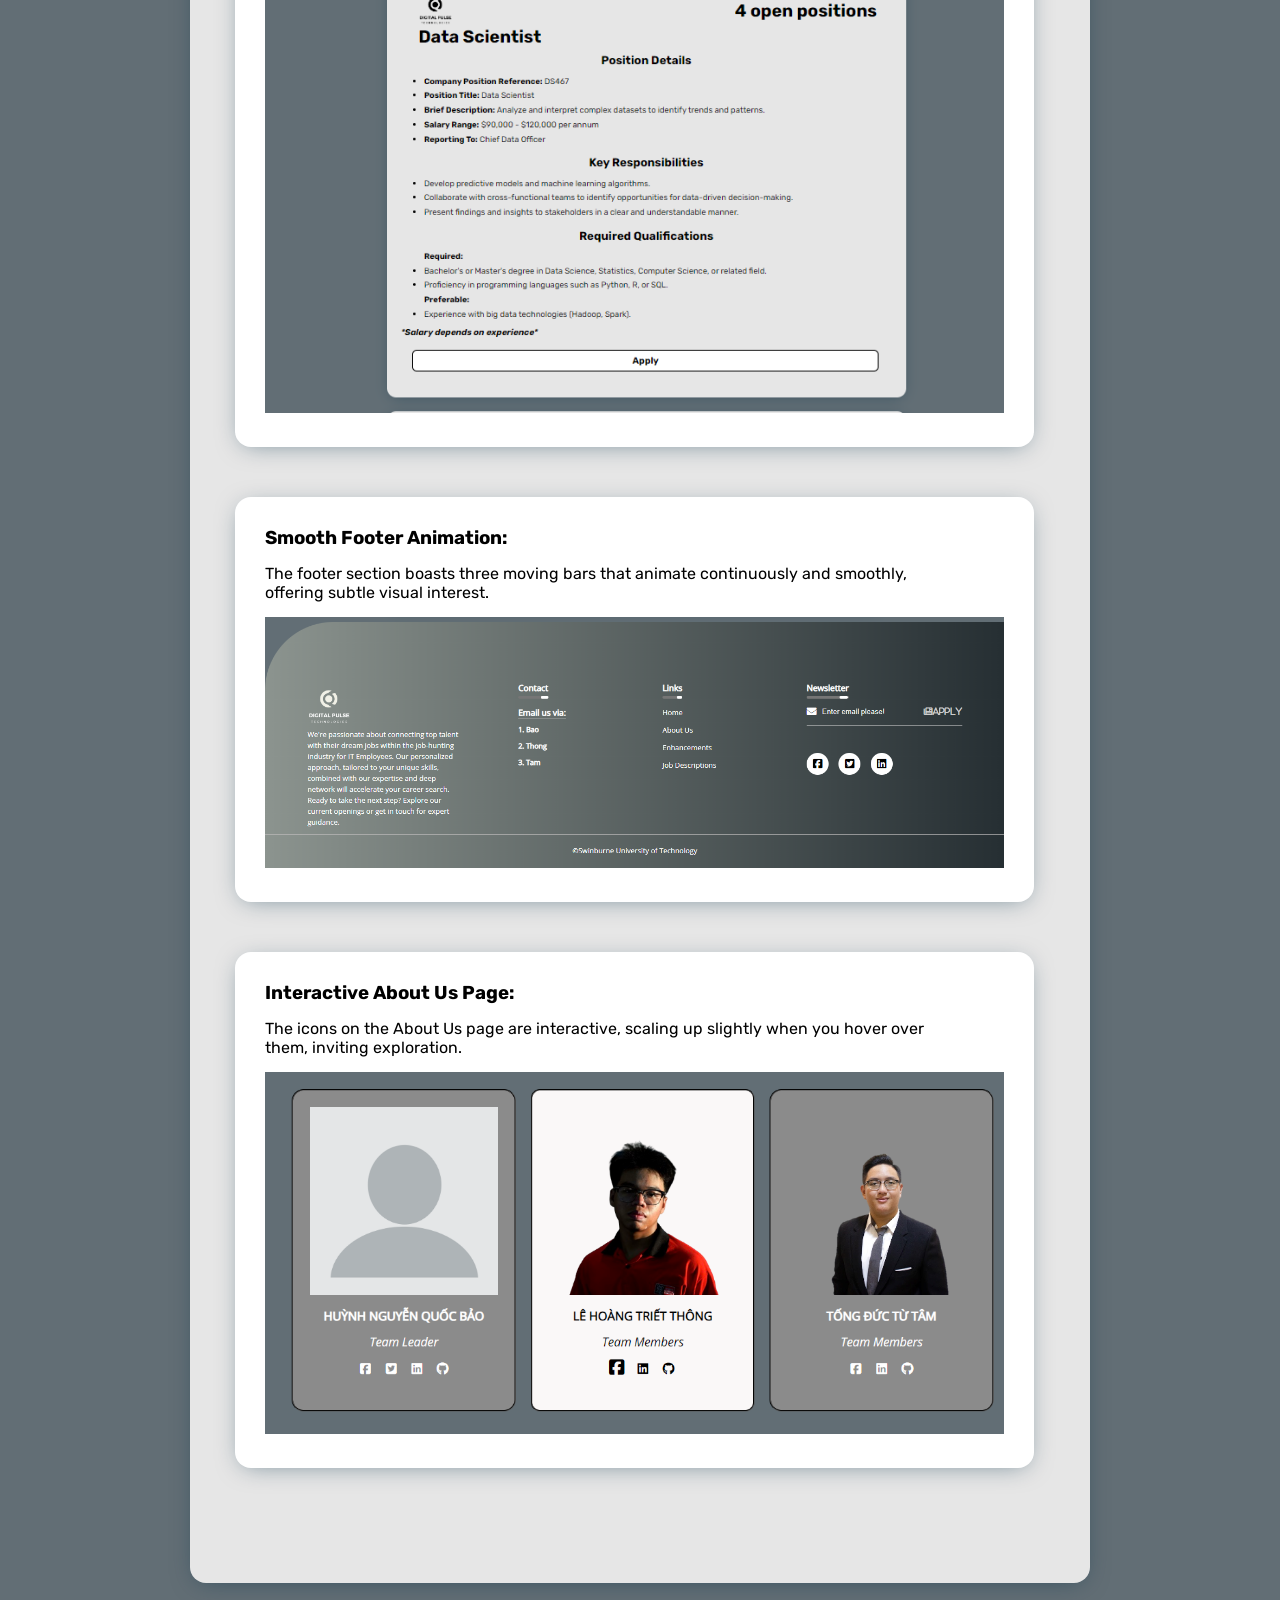
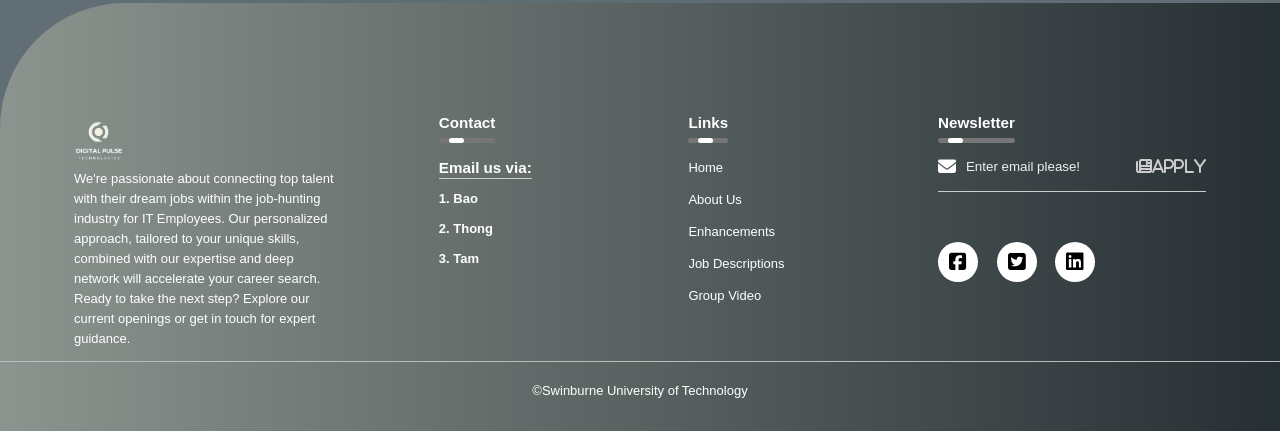
<file: assign1/enhancements.html>
<!DOCTYPE html>
<html lang="en">

<head>
  <meta charset="UTF-8">
  <meta name="viewport" content="width=device-width, initial-scale=1.0">
  <meta name="viewport" content="width=device-width, initial-scale=1.0">
  <meta name="description" content="Enhancements page of IT company">
  <meta name="keywords" content="job-hunting, job-finding, top 1 in finding job">
  <meta name="author" content="Tống Đức Từ Tâm">
  <title>Enhancements</title>
  <link href="styles/style.css" rel="stylesheet">
  <!--Fonts-->
  <link rel="preconnect" href="https://fonts.googleapis.com">
  <link rel="preconnect" href="https://fonts.gstatic.com" crossorigin>
  <link href="https://fonts.googleapis.com/css2?family=Rubik:ital,wght@0,300..900;1,300..900&display=swap"
    rel="stylesheet">
  <link href="https://fonts.googleapis.com/css2?family=Poppins:wght@400;500&display=swap" rel="stylesheet">
  <!--Icons-->
  <link rel="stylesheet" href="https://cdnjs.cloudflare.com/ajax/libs/font-awesome/6.5.1/css/all.min.css"
    integrity="sha512-DTOQO9RWCH3ppGqcWaEA1BIZOC6xxalwEsw9c2QQeAIftl+Vegovlnee1c9QX4TctnWMn13TZye+giMm8e2LwA=="
    crossorigin="anonymous" referrerpolicy="no-referrer">
    <link rel="icon" type="image/x-icon" href="images/logo-web.png">
</head>

<body>

  <!--Header and navbar-->
  <header>
    <nav>
      <a href="#home" class="logo"><img src="images/Logo.png" alt="logo" class="logo"></a>
      <input type="checkbox" id="dropdown-btn">
      <label for="dropdown-btn">
        <span class="fa-solid fa-bars"></span>
      </label>
      <ul id="nav_bar">
        <li><a href="index.html">Home</a></li>
        <li><a href="about.html">About Us</a></li>
        <li><a href="#" class="active">Enhancements</a></li>
        <li><a href="jobs.html">Job Descriptions</a></li>
      </ul>
    </nav>

    <!--Banner-->
    <div class="banner">
      <h1 id="applyh1">Enhancements</h1>
    </div>
  </header>


  <div class="enhancements">
    <h2>List of Enhancements:<span class="h-enhancement-bolding"><span></span></span> </h2>
    <ul class="enhancements-list">
      <li>
        <h3>Enhanced Navigation:</h3>
        <p>The navigation bar utilizes a dynamic effect, highlighting the relevant web page tab by focusing it when the user navigates to that section.</p>
        <img src="images/1st-enhancement.png" id="first-enhancement-pic" alt="1st-enhancement">
      </li>
      <li>
        <h3>Interactive Index Page:</h3>
        <p>The index page features an animated number display that automatically changes each time you enter the page, adding a touch of dynamism.</p>
        <img src="images/2nd-enhancement.png" id="second-enhancement-pic" alt="2nd-enhancement">
      </li>
      <li>
        <h3>Engaging Job Descriptions:</h3>
        <p>In the job description page, a hover effect brings the text box to life, scaling it up for better focus. Additionally, hovering over the apply button changes its color, creating a clear call to action.</p>
          <img src="images/3rd-enhancement.png" id="third-enhancement-pic" alt="3rd-enhancement">
      </li>
      <li>
        <h3>Smooth Footer Animation:</h3>
        <p>The footer section boasts three moving bars that animate continuously and smoothly, offering subtle visual interest.</p>
        <img src="images/4th-enhancement.png" id="fourth-enhancement-pic" alt="4th-enhancement">
      </li>
      <li>
        <h3>Interactive About Us Page:</h3>
        <p>The icons on the About Us page are interactive, scaling up slightly when you hover over them, inviting exploration.</p>
          <img src="images/5th-enhacement.png" id="fifth-enhancement-pic" alt="5th-enhacement">
      </li>
    </ul>
  </div>


  <footer>
    <div class="row">
      <!--Logo and Description-->
      <div class="col">
        <img src="images/Logo.png" alt="logo" class="logo">
        <p>We're passionate about connecting top talent with their dream jobs within the job-hunting industry for IT
          Employees. Our personalized approach, tailored to your unique skills, combined with our expertise and deep
          network will accelerate your career search. Ready to take the next step? Explore our current openings or get
          in touch for expert guidance.</p>
      </div>

      <!--Contact Info-->
      <div class="col">
        <h3>Contact<span class="underline"><span></span></span></h3>
        <h3 id="email-id">Email us via:</h3>
        <h4>1. <a href="mailto:103804535@student.swin.edu.au">Bao</a></h4>
        <h4>2. <a href="mailto:104171146@student.swin.edu.au">Thong</a></h4>
        <h4>3. <a href="mailto:10477508@student.swin.edu.au">Tam</a></h4>
      </div>
      
      <!--Navigation-->
      <div class="col">
        <h3>Links <span class="underline"><span></span></span></h3>
        <ul>
          <li><a href="index.html">Home</a></li>
          <li><a href="about.html">About Us</a></li>
          <li><a href="enhancements.html">Enhancements</a></li>
          <li><a href="jobs.html">Job Descriptions</a></li>
          <li><a href="https://youtu.be/9ScsvjHyDCk">Group Video</a></li>
        </ul>
      </div>
      <!--Newsletter-->
      <div class="col">
        <h3>Newsletter<span class="underline"><span></span></span></h3>
        <form id="footer-form">
          <span class="fa-solid fa-envelope"></span>
          <input type="email" placeholder="Enter email please!">
          <button type="submit"><span class="fa-solid fa-newspaper">Apply</span></button>
        </form>
        <!--Social Icons-->
        <div class="social-icons">
          <span class="fa-brands fa-square-facebook"></span>
          <span class="fa-brands fa-square-twitter"></span>
          <span class="fa-brands fa-linkedin"></span>
        </div>
      </div>
    </div>
    <hr>
    <p class="copyright">&copy;<a href="https://www.swinburne.edu.au">Swinburne University of Technology</a></p>
  </footer>
</body>

</html>
</file>
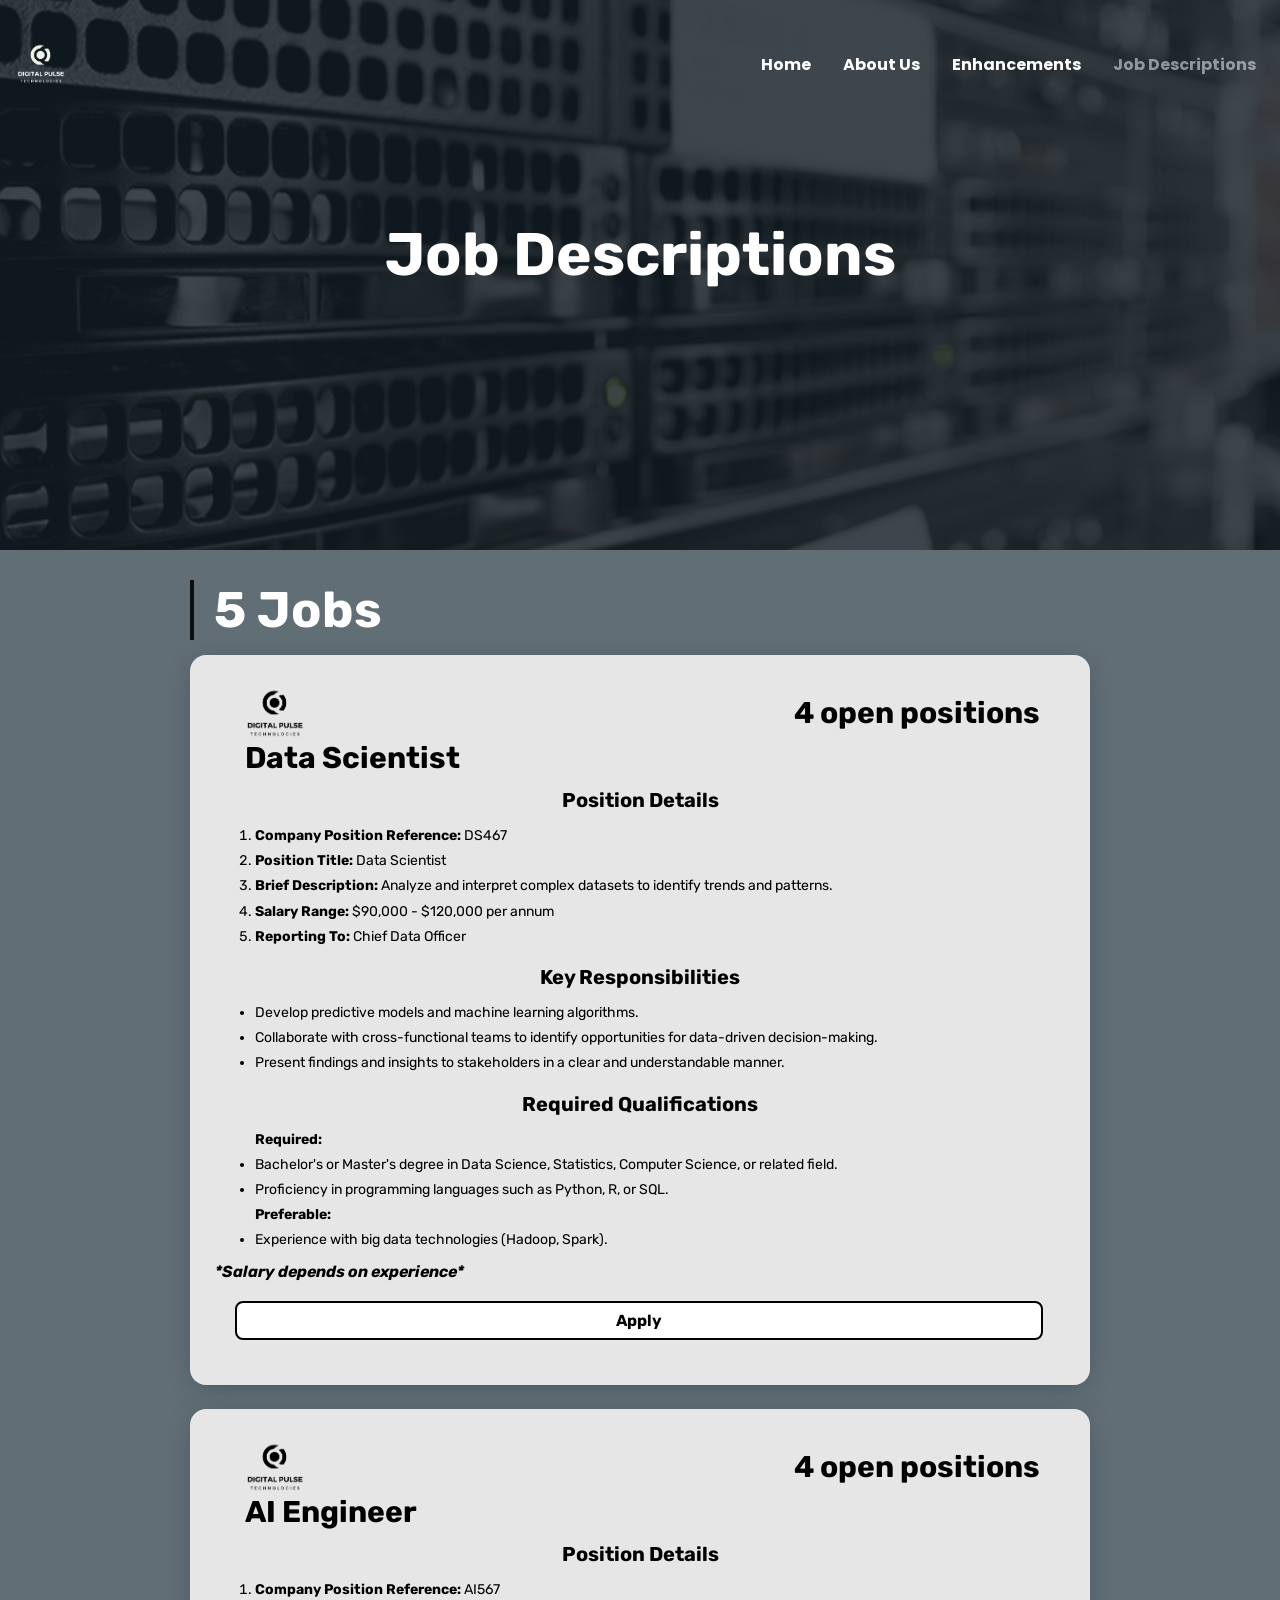
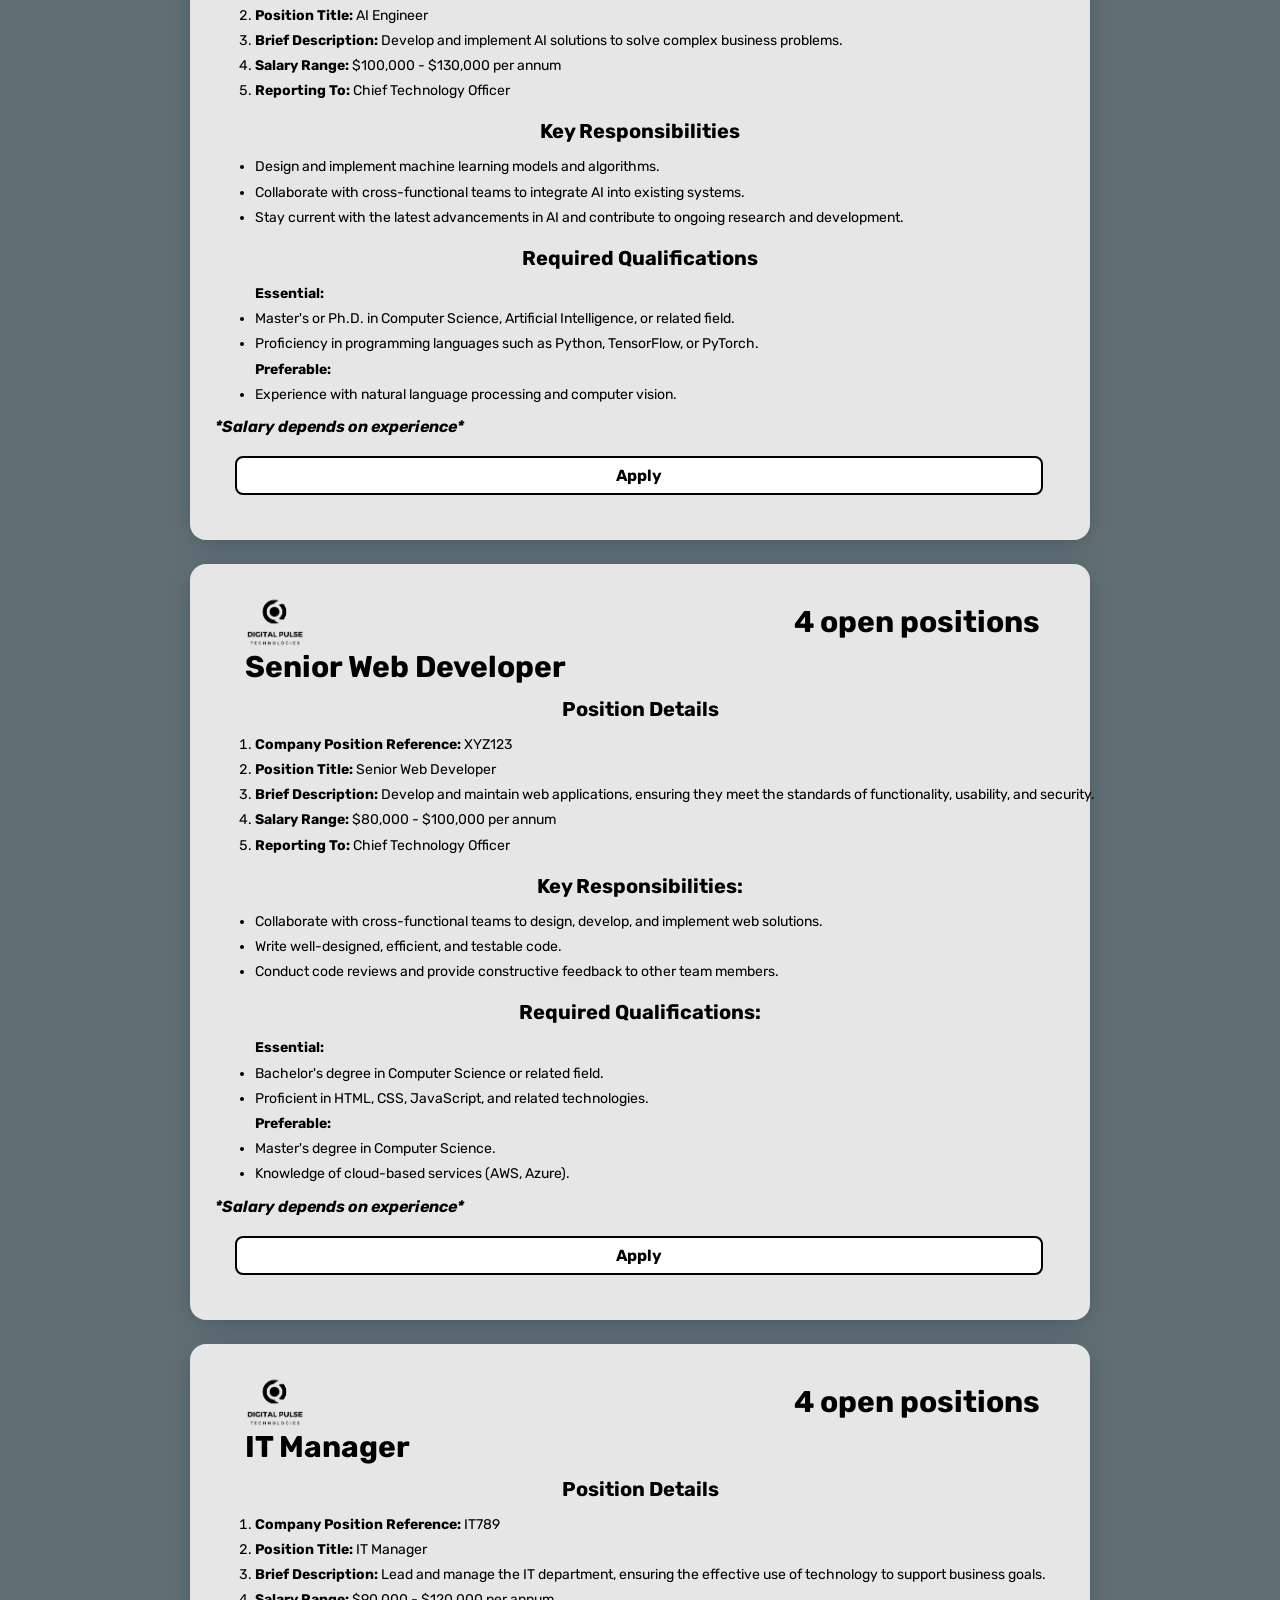
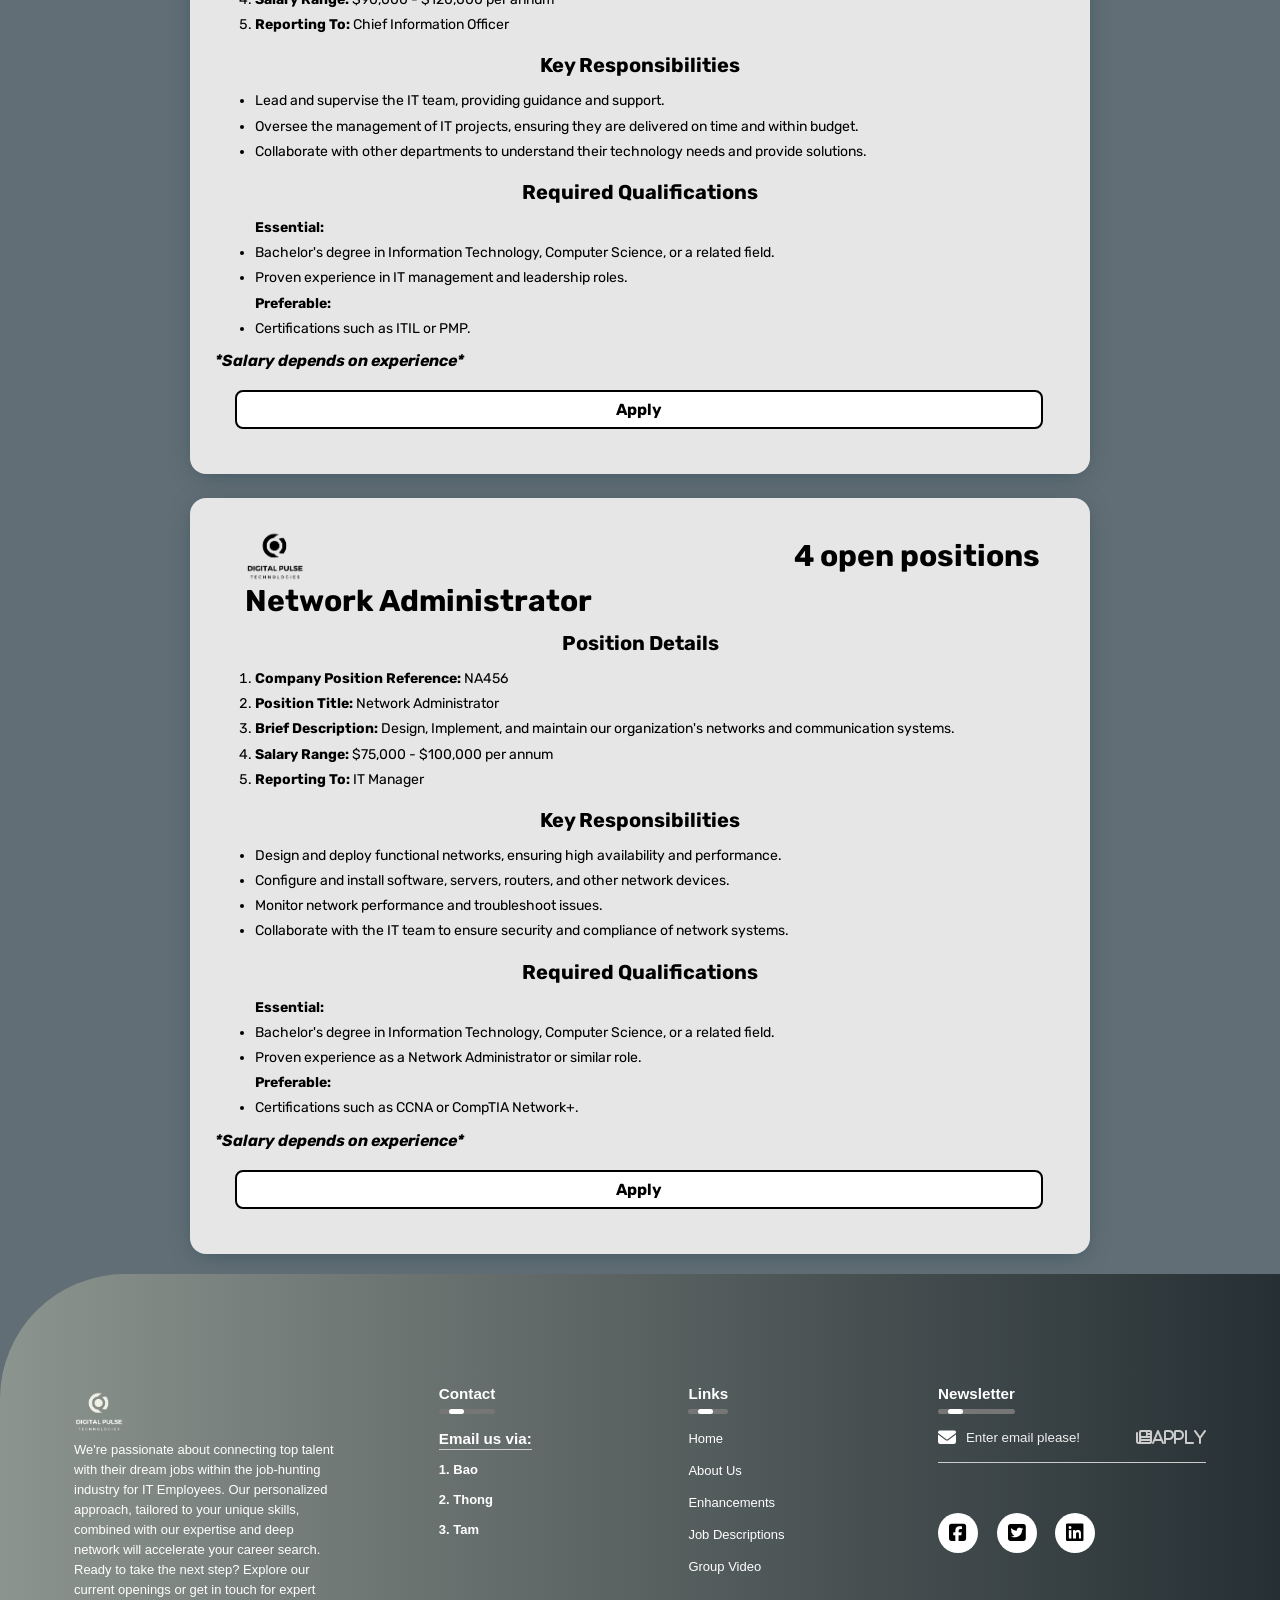
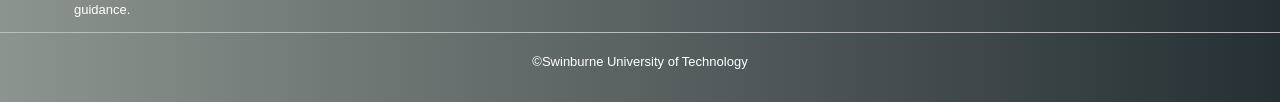
<file: assign1/jobs.html>
<!DOCTYPE html>
<html lang="en">

<head>
  <meta charset="UTF-8">
  <meta name="viewport" content="width=device-width, initial-scale=1.0">
  <meta name="viewport" content="width=device-width, initial-scale=1.0">
  <meta name="description" content="Jobs Vacancy page of IT company">
  <meta name="keywords" content="job-hunting, job-finding, top 1 in finding job">
  <meta name="author" content="Huỳnh Nguyễn Quốc Bảo">
  <title>Job Vacancy</title>
  <link href="styles/style.css" rel="stylesheet">
  <!--Fonts-->
  <link rel="preconnect" href="https://fonts.googleapis.com">
  <link rel="preconnect" href="https://fonts.gstatic.com" crossorigin>
  <link href="https://fonts.googleapis.com/css2?family=Rubik:ital,wght@0,300..900;1,300..900&display=swap"
    rel="stylesheet">
  <link href="https://fonts.googleapis.com/css2?family=Poppins:wght@400;500&display=swap" rel="stylesheet">
  <!--Icons-->
  <link rel="stylesheet" href="https://cdnjs.cloudflare.com/ajax/libs/font-awesome/6.5.1/css/all.min.css"
    integrity="sha512-DTOQO9RWCH3ppGqcWaEA1BIZOC6xxalwEsw9c2QQeAIftl+Vegovlnee1c9QX4TctnWMn13TZye+giMm8e2LwA=="
    crossorigin="anonymous" referrerpolicy="no-referrer">
    <link rel="icon" type="image/x-icon" href="images/logo-web.png">
</head>

<body>

  <!--Header and navbar-->
  <header>
    <nav>
      <a href="#home" class="logo"><img src="images/Logo.png" alt="logo" class="logo"></a>
      <input type="checkbox" id="dropdown-btn">
      <label for="dropdown-btn">
        <span class="fa-solid fa-bars"></span>
      </label>
      <ul id="nav_bar">
        <li><a href="index.html">Home</a></li>
        <li><a href="about.html">About Us</a></li>
        <li><a href="enhancements.html">Enhancements</a></li>
        <li><a href="#" class="active">Job Descriptions</a></li>
      </ul>
    </nav>

    <!--Banner-->
    <div class="banner">
      <h1 id="applyh1">Job Descriptions</h1>
    </div>
  </header>

  <!--Job list-->
  <div class="jobs-list-container">
    <h2>5 Jobs</h2>
    <div class="jobs-container">
      <!--Job 1-->
      <div class="job">
        <img src="images/Logo-black.png" alt="images" class="logo-black">
        <h3 class="job-title">Data Scientist</h3>
        <section class="details">
          <h4>Position Details</h4>
          <ol>
            <li><span class="bolding">Company Position Reference:</span> DS467</li>
            <li><span class="bolding">Position Title:</span> Data Scientist</li>
            <li><span class="bolding">Brief Description:</span> Analyze and interpret complex datasets to identify
              trends and patterns.</li>
            <li><span class="bolding">Salary Range:</span> $90,000 - $120,000 per annum</li>
            <li><span class="bolding">Reporting To:</span> Chief Data Officer</li>
          </ol>
          <h4>Key Responsibilities</h4>
          <ul>
            <li>Develop predictive models and machine learning algorithms.</li>
            <li>Collaborate with cross-functional teams to identify opportunities for data-driven decision-making.</li>
            <li>Present findings and insights to stakeholders in a clear and understandable manner.</li>
          </ul>

          <h4>Required Qualifications</h4>
          <ul>
            <li class="bolding-first-line">Required:</li>
            <li>Bachelor's or Master's degree in Data Science, Statistics, Computer Science, or related field.</li>
            <li>Proficiency in programming languages such as Python, R, or SQL.</li>
            <li class="bolding-first-line">Preferable:</li>
            <li>Experience with big data technologies (Hadoop, Spark).</li>
          </ul>
        </section>
        <aside>
          <p><strong><em>*Salary depends on experience*</em></strong></p>
        </aside>
        <a href="apply.html" class="Apply-btn"><strong>Apply</strong></a>
        <span class="open-postion"><strong>4 open positions</strong></span>


      </div>
      <!--Job 2-->
      <div class="job">
        <img src="images/Logo-black.png" alt="images" class="logo-black">
        <h3 class="job-title">AI Engineer</h3>
        <section class="details">
          <h4>Position Details</h4>
          <ol>
            <li><span class="bolding">Company Position Reference:</span> AI567</li>
            <li><span class="bolding">Position Title:</span> AI Engineer</li>
            <li><span class="bolding">Brief Description:</span> Develop and implement AI solutions to solve complex
              business problems.</li>
            <li><span class="bolding">Salary Range:</span> $100,000 - $130,000 per annum</li>
            <li><span class="bolding">Reporting To:</span> Chief Technology Officer</li>
          </ol>

          <h4>Key Responsibilities</h4>
          <ul>
            <li>Design and implement machine learning models and algorithms.</li>
            <li>Collaborate with cross-functional teams to integrate AI into existing systems.</li>
            <li>Stay current with the latest advancements in AI and contribute to ongoing research and development.</li>
          </ul>

          <h4>Required Qualifications</h4>
          <ul>
            <li class="bolding-first-line">Essential:</li>
            <li>Master's or Ph.D. in Computer Science, Artificial Intelligence, or related field.</li>
            <li>Proficiency in programming languages such as Python, TensorFlow, or PyTorch. </li>
            <li class="bolding-first-line">Preferable:</li>
            <li>Experience with natural language processing and computer vision.</li>
          </ul>
        </section>
        <aside>
          <p><strong><em>*Salary depends on experience*</em></strong></p>
        </aside>
        <a href="apply.html" class="Apply-btn"><strong>Apply</strong></a>
        <span class="open-postion"><strong>4 open positions</strong></span>
      </div>

      <!--Job 3-->
      <div class="job">
        <img src="images/Logo-black.png" alt="images" class="logo-black">
        <h3 class="job-title">Senior Web Developer</h3>
        <section class="details">
          <h4>Position Details</h4>
          <ol>
            <li><span class="bolding">Company Position Reference:</span> XYZ123</li>
            <li><span class="bolding">Position Title:</span> Senior Web Developer</li>
            <li><span class="bolding">Brief Description:</span> Develop and maintain web applications, ensuring they
              meet the standards of functionality, usability, and security.</li>
            <li><span class="bolding">Salary Range:</span> $80,000 - $100,000 per annum</li>
            <li><span class="bolding">Reporting To:</span> Chief Technology Officer</li>
          </ol>
          <h4>Key Responsibilities:</h4>
          <ul>
            <li>Collaborate with cross-functional teams to design, develop, and implement web solutions.</li>
            <li>Write well-designed, efficient, and testable code.</li>
            <li>Conduct code reviews and provide constructive feedback to other team members.</li>
          </ul>
          <h4>Required Qualifications:</h4>
          <ul>
            <li class="bolding-first-line">Essential:</li>
            <li>Bachelor's degree in Computer Science or related field.</li>
            <li>Proficient in HTML, CSS, JavaScript, and related technologies.</li>
            <li class="bolding-first-line">Preferable:</li>
            <li>Master's degree in Computer Science.</li>
            <li>Knowledge of cloud-based services (AWS, Azure).</li>
          </ul>
        </section>
        <aside>
          <p><strong><em>*Salary depends on experience*</em></strong></p>
        </aside>
        <a href="apply.html" class="Apply-btn"><strong>Apply</strong></a>
        <span class="open-postion"><strong>4 open positions</strong></span>
      </div>

      <!--Job 4-->
      <div class="job">
        <img src="images/Logo-black.png" alt="images">
        <h3 class="job-title">IT Manager</h3>
        <section class="details">

          <h4>Position Details</h4>
          <ol>
            <li><span class="bolding">Company Position Reference:</span> IT789</li>
            <li><span class="bolding">Position Title:</span> IT Manager</li>
            <li><span class="bolding">Brief Description:</span> Lead and manage the IT department, ensuring the
              effective use of technology to support business goals.</li>
            <li><span class="bolding">Salary Range:</span> $90,000 - $120,000 per annum</li>
            <li><span class="bolding">Reporting To:</span> Chief Information Officer</li>
          </ol>

          <h4>Key Responsibilities</h4>
          <ul>
            <li>Lead and supervise the IT team, providing guidance and support.</li>

            <li>Oversee the management of IT projects, ensuring they are delivered on time and within budget.</li>
            <li>Collaborate with other departments to understand their technology needs and provide solutions.</li>
          </ul>

          <h4>Required Qualifications</h4>
          <ul>
            <li class="bolding-first-line">Essential:</li>
            <li>Bachelor's degree in Information Technology, Computer Science, or a related field.</li>
            <li>Proven experience in IT management and leadership roles.</li>
            <li class="bolding-first-line">Preferable:</li>
            <li>Certifications such as ITIL or PMP.</li>
          </ul>
        </section>
        <aside>
          <p><strong><em>*Salary depends on experience*</em></strong></p>
        </aside>
        <a href="apply.html" class="Apply-btn"><strong>Apply</strong></a>
        <span class="open-postion"><strong>4 open positions</strong></span>
      </div>

      <!--Job 5-->
      <div class="job">
        <img src="images/Logo-black.png" alt="images">
        <h3 class="job-title">Network Administrator</h3>
        <section class="details">
          <h4>Position Details</h4>
          <ol>
            <li><span class="bolding">Company Position Reference:</span> NA456</li>
            <li><span class="bolding">Position Title:</span> Network Administrator</li>
            <li><span class="bolding">Brief Description:</span> Design, Implement, and maintain our
              organization's networks and communication systems.</li>
            <li><span class="bolding">Salary Range:</span> $75,000 - $100,000 per annum</li>
            <li><span class="bolding">Reporting To:</span> IT Manager</li>
          </ol>

          <h4>Key Responsibilities</h4>
          <ul>
            <li>Design and deploy functional networks, ensuring high availability and performance.</li>
            <li>Configure and install software, servers, routers, and other network devices.</li>
            <li>Monitor network performance and troubleshoot issues.</li>
            <li>Collaborate with the IT team to ensure security and compliance of network systems.</li>
          </ul>

          <h4>Required Qualifications</h4>
          <ul>
            <li class="bolding-first-line">Essential:</li>
            <li>Bachelor's degree in Information Technology, Computer Science, or a related field.</li>
            <li>Proven experience as a Network Administrator or similar role.</li>
            <li class="bolding-first-line">Preferable:</li>
            <li>Certifications such as CCNA or CompTIA Network+.</li>
          </ul>
        </section>
        <aside>
          <p><strong><em>*Salary depends on experience*</em></strong></p>
        </aside>
        <a href="apply.html" class="Apply-btn"><strong>Apply</strong></a>
        <span class="open-postion"><strong>4 open positions</strong></span>
      </div>
    </div>
  </div>

  <footer>
    <div class="row">
      <!--Logo and Description-->
      <div class="col">
        <img src="images/Logo.png" alt="logo" class="logo">
        <p>We're passionate about connecting top talent with their dream jobs within the job-hunting industry for IT
          Employees. Our personalized approach, tailored to your unique skills, combined with our expertise and deep
          network will accelerate your career search. Ready to take the next step? Explore our current openings or get
          in touch for expert guidance.</p>
      </div>

      <!--Contact Info-->
      <div class="col">
        <h3>Contact<span class="underline"><span></span></span></h3>
        <h3 id="email-id">Email us via:</h3>
        <h4>1. <a href="mailto:103804535@student.swin.edu.au">Bao</a></h4>
        <h4>2. <a href="mailto:104171146@student.swin.edu.au">Thong</a></h4>
        <h4>3. <a href="mailto:10477508@student.swin.edu.au">Tam</a></h4>
      </div>

      <!--Navigation-->
      <div class="col">
        <h3>Links <span class="underline"><span></span></span></h3>
        <ul>
          <li><a href="index.html">Home</a></li>
          <li><a href="about.html">About Us</a></li>
          <li><a href="enhancements.html">Enhancements</a></li>
          <li><a href="jobs.html">Job Descriptions</a></li>
          <li><a href="https://youtu.be/9ScsvjHyDCk">Group Video</a></li>
        </ul>
      </div>

      <!--Newsletter-->
      <div class="col">
        <h3>Newsletter<span class="underline"><span></span></span></h3>
        <form id="footer-form">
          <span class="fa-solid fa-envelope"></span>
          <input type="email" placeholder="Enter email please!">
          <button type="submit"><span class="fa-solid fa-newspaper">Apply</span></button>
        </form>
        <!--Social Icons-->
        <div class="social-icons">
          <span class="fa-brands fa-square-facebook"></span>
          <span class="fa-brands fa-square-twitter"></span>
          <span class="fa-brands fa-linkedin"></span>
        </div>
      </div>
    </div>
    <hr>
    <p class="copyright">&copy;<a href="https://www.swinburne.edu.au">Swinburne University of Technology</a></p>
  </footer>
</body>

</html>
</file>
<file: assign1/styles/style.css>
/* -----------------------------------*/
/* ---------->>> GLOBAL <<<-----------*/
/* -----------------------------------*/

* {
  margin: 0;
  padding: 0;
  box-sizing: border-box;
}

/* Background */
body {
  background-color: #626e75;
  height: 100vh;
  background-size: cover;
  background-position: center;
  font-family: 'Open Sans', sans-serif;
}

/* -----------------------------------*/
/* ---------->>> INDEX, HEADER, AND NAVIGATION BAR <<<-----------*/
/* -----------------------------------*/

/* Navbar */
nav {
  font-family: "Poppins", sans-serif;
  display: flex;
  align-items: center;
  justify-content: space-between;
  background: transparent !important;
  padding: 1em;
  position: absolute;
  top: 20px;
  left: 0;
  right: 0;
  z-index: 3;
}

nav a {
  text-decoration: none;
  text-transform: capitalize;
  color: #ffffff;
}

.statitics span {
  color: white;
  position: relative;
  top: 5px;
  right: 5px;

}

.statitics h1 {
  color: white;
  text-align: center;
}

.statitics ul {
  display: flex;
  list-style-type: none;
  justify-content: space-evenly;
  margin-bottom: 80px;
}

.statitics ul li {
  align-content: space-around;
  line-height: 50px;
  text-align: center;
  color: white;

}

.statitics ul li hr {
  box-sizing: border-box;
  margin-top: 2em;
  margin-bottom: 0.5em;
  margin-left: auto;
  margin-right: auto;
  border-style: inset;
  width: 50%;
}

hr {
  width: 90%;
  border: 0;
  border-bottom: 5px solid #ccc;
  margin: 20px auto;
}

/*Logo*/
.logo {
  width: 50px;
}

input[type="checkbox"] {
  appearance: none;
}

label {
  display: none;
  cursor: pointer;
}

nav ul {
  list-style: none;
  display: flex;
  gap: 1em;
}

nav ul a {
  padding: 0.5em;
  transition: color 0.5s ease;
  font-weight: bold;
}

nav ul a:hover {
  color: darkorange;
}

.active {
  opacity: 0.5;
  color: #fff !important;
}

.banner {
  display: flex;
  flex-direction: column;
  justify-content: flex-end;
  background-image: url("/assign1/styles/images/Banner.jpeg");
  background-position: 50% 0%;
  height: 550px !important;
  background-size: cover;
  background-repeat: no-repeat;
}

/*Analysis table*/
section h1 {
  font-size: 3em;
}

section {
  font-size: large;
  text-align: center;
  color: black;
}

#countdown1,
#countdown2,
#countdown3,
#countdown4 {
  animation: counter-hover 0.5s alternate ease-in-out;
  counter-reset: num var(--num);
  font: 800 5rem system-ui;
  padding: 1rem;
}


#countdown1::before,
#countdown2::before,
#countdown3::before,
#countdown4::before {
  content: counter(num);
}

#countdown1 {
  --num: 52;
}

#countdown2 {
  --num: 120;
}

#countdown3 {
  --num: 8256;
}

#countdown4 {
  --num: 100;
}



@keyframes counter-hover {
  from {
    --num: 0;
  }

  to {
    --num: 9000;
  }
}

/* Change color icon */
.material-symbols-outlined {
  color: black;
}

/* content - why choose us */
/* Base Styles */
a,
a:hover,
a:focus,
a:active {
  text-decoration: none;
}

span,
a {
  display: inline-block;
  color: inherit;
}

/* Section Styles */
.section-head {
  margin-bottom: 60px;
  box-shadow: 0 0 20px rgba(255, 255, 255, 0.1);
  border-radius: 20px;
  background-color: white;
  border: 5px solid gainsboro;
  text-align: center;
}

.section-head h2 {
  position: relative;
  line-height: 2;
  letter-spacing: 0.5px;
  font-size: 35px;
  text-align: center;
  margin-bottom: 30px;
}

.section-head h2::before {
  content: '';
  width: 100px;
  height: 5px;
  background: #cbd4da;
  position: absolute;
  bottom: -12px;
  left: 50%;
  transform: translateX(-50%);
}

.section-head p {
  margin-bottom: 20px;
}


/* Feature Styles */
#big_box {
  margin: 30px;
  padding: 20px;
  border: 5px solid gray;
  border-radius: 20px;
}

#big_box_text {
  text-align: center;
  font-size: 17px;
}

.item {
  background: white;
  text-align: center;
  padding: 30px 25px;
  box-shadow: 0 0 25px rgba(0, 0, 0, 0.07);
  border-radius: 20px;
  border: 5px solid gainsboro;
  margin-bottom: 30px;
  transition: all 0.5s ease;
}

.item:hover {
  background: #c7cfd1;
  box-shadow: 0 8px 20px rgba(0, 0, 0, 0.2);
}


.item .icon {
  font-size: 40px;
  margin-bottom: 25px;
  color: #000000;
  width: 90px;
  height: 90px;
  line-height: 96px;
  border-radius: 50%;
}

/* Color variations - streamlined */
.feature_box_col_one {
  background: rgba(25, 15, 80, 0.2);
}

.feature_box_col_two {
  background: rgba(25, 15, 80, 0.2);
}

.feature_box_col_three {
  background: rgba(25, 15, 80, 0.2);
}

.feature_box_col_four {
  background: rgba(25, 15, 80, 0.2);
}

.feature_box_col_five {
  background: rgba(25, 15, 80, 0.2);
}

.feature_box_col_six {
  background: rgba(25, 15, 80, 0.2);
}


/* Remaining Styles */
.item p {
  font-size: 15px;
  line-height: 26px;
}

/* -----------------------------------*/
/* ---------->>> INDEX, HEADER, AND NAVIGATION BAR <<<-----------*/
/* -----------------------------------*/

/* ----------------------------------------------------------------------------- */

/* -----------------------------------*/
/* ---------->>> ABOUT US <<<-----------*/
/* -----------------------------------*/

.about-section {
  background: url("/assign1/styles/images/about-us.png") no-repeat left;
  background-size: 80%;
  overflow: hidden;
  margin: 100px 0;
  border-radius: 3em;
  background-clip: padding-box;
}

.inner-container {
  width: 45%;
  float: right;
  background-color: #75828a;
  padding: 40px;
  position: relative;
  bottom: 0px;

}

.inner-container h1 {
  margin-bottom: 20px;
  font-size: 35px;
  font-weight: 900;
  color: #f1f1f1;
}

.text {
  font-size: 14px;
  color: #f1f1f1;
  line-height: 30px;
  /*SHOULD WE CHANGE TO LEFT?*/
  text-align: justify;
  margin-bottom: 40px;
}

.about-section .inner-container .course-info h2 {
  margin-top: 10px;
  text-align: left;
  clear: both;
  color: white;
}

dl {
  width: 100%;
  overflow: hidden;
  color: white;
  padding: 10px;
}

dt {
  float: left;
  width: 50%;
  text-align: left;
  font-weight: bold;
}

dd {
  float: left;
  width: 50%;
  text-align: right;
}

.profile img {
  border: 1px solid #ddd;
  width: 300px;
  height: 200px;
  float: right;
}
.table-style h2
{
text-align: center;
font-size: 200%;
color: white;
}
table {
  border-collapse: collapse;
  width: 85%;
  margin: 0 auto;
  margin-top: 40px;
  color: #ffffff;
  font-size: 20px;
}
table .table-align-center
{
  text-align: center;
}
table,th,td
{
  border: 4px solid #da9452;
}
th {
  background-color: #706262;
  font-weight: bold;
  padding: 10px;
  width: 25%;
  text-align: left;
}

td {
  background-color: #797272;
  padding: 10px;
  text-align: left;
}

a {
  color: inherit;

  text-decoration: none;
}

a:hover {
  text-decoration: underline;
}

.team-container {
  text-align: center;
  background: #626e75;
}

.team-header {
  padding-top: 30px;
  color: rgb(255, 255, 255);
  font-size: 20px;
  margin: auto;
  line-height: 50px;
}

.sub-container {
  max-width: 1200px;
  margin: auto;
  padding: 30px 0;
  display: flex;
  flex-wrap: wrap;
  justify-content: center;
}

.teams {
  margin: 10px;
  padding: 22px;
  max-width: 30%;
  cursor: pointer;
  transition: 0.9s;
  box-sizing: border-box;
  line-break: auto;
  border-radius: 1em;
  background-color: #8b8b8b;
}

.teams:hover .name,
.teams:hover .position,
.teams:hover .profile-socials {

  color: #000;
}

.teams:hover {
  background: #faf8f8;
  border-radius: 12px;
}

.teams img {
  width: 250px;
  height: 250px;
  object-fit: cover;
}

.name {
  padding: 12px;
  font-weight: bold;
  font-size: 16px;
  text-transform: uppercase;
  color: white;
}

.position {
  font-style: italic;
  color: white;
}

.profile-socials {
  margin: 14px;
  color: white;
}

.profile-socials a {
  display: inline-block;
  height: 30px;
  width: 30px;
  transition: 0.4s;
}

.profile-socials a:hover {
  transform: scale(1.5);
}

.profile-socials a i {
  color: #444;
}

/* -----------------------------------*/
/* ---------->>> ABOUT US <<<-----------*/
/* -----------------------------------*/

/* ----------------------------------------------------------------------------- */

/* -----------------------------------*/
/* ---------->>>ENHANCEMENTS<<<-----------*/
/* -----------------------------------*/
.enhancements {
  font-family: "Rubik", sans-serif;
  max-width: 900px;
  word-wrap: break-word;
  margin: 20px auto;
  box-shadow: 0 4px 24px -7px rgba(2, 48, 71, 0.5);
  padding: 25px;
  border-radius: 16px;
  position: relative;
  display: flex;
  flex-direction: column;
  transition: all 400ms ease;
  background-color: rgb(230, 230, 230);
}

.enhancements h2 {
  margin-top: 5px;
  margin-bottom: 20px;
  text-align: center;
  font-size: 40px;
}

.enhancements-list li:hover {
  transform: scale(1.03);
}

.enhancements-list {
  position: relative;
  left: 20px;
  margin-bottom: 40px;

}

.enhancements-list li {
  box-shadow: 0 4px 24px -7px rgba(2, 48, 71, 0.5);
  margin-bottom: 50px;
  width: 94%;
  background-color: white;
  padding: 30px;
  border-radius: 16px;
  list-style-type: none;
  transition: all 400ms ease;
}

.enhancements-list li p {
  padding: 15px 0 15px 0;
  width: 95%;

}

#first-enhancement-pic {
  width: 100%;
}

#second-enhancement-pic {
  width: 100%;
}

#third-enhancement-pic {
  width: 100%;
}

#fourth-enhancement-pic {
  width: 100%;
}

#fifth-enhancement-pic {
  width: 100%;
}

/* -----------------------------------*/
/* ---------->>>ENHANCEMENTS<<<-----------*/
/* -----------------------------------*/

/* ----------------------------------------------------------------------------- */

/* -----------------------------------*/
/* ---------->>>JOBS DECSCRIPTIONS<<<-----------*/
/* -----------------------------------*/
.jobs-list-container {
  max-width: 900px;
  margin: 20px auto;
  font-family: "Rubik", sans-serif;
  word-wrap: break-word;
}

.jobs-list-container h2 {
  color: rgb(255, 255, 255);
  font-size: 50px;
  border-left: 4px solid #0a0e0f;
  padding-left: 20px;
  margin-bottom: 15px;
  margin-top: 30px;
}

/*grid view, gap and shadow for the job containers*/
.jobs-list-container .jobs-container {
  display: grid;
  grid-template-columns: 1fr;
  gap: 24px;
}

.jobs-list-container .jobs-container img {
  width: 60px;
  position: relative;
  left: 30px;
}

.jobs-list-container .job {
  box-shadow: 0 4px 24px -7px rgba(2, 48, 71, 0.5);
  padding: 25px;
  border-radius: 16px;
  position: relative;
  display: flex;
  flex-direction: column;
  transition: all 400ms ease;
  background-color: rgb(230, 230, 230);
}

.jobs-list-container .job:hover {
  transform: scale(1.03);
}

.jobs-list-container .jobs-container .job .open-postion {
  position: absolute;
  top: 40px;
  right: 50px;
  color: black;
  font-size: 30px;
  font-family: "Rubik", sans-serif;
}

.jobs-list-container .jobs-container .job-title {
  font-size: 30px;
  position: relative;
  left: 30px;
  padding: 0px 0;
  margin: 0;
  color: rgb(0, 0, 0);
}

.jobs-list-container .jobs-container .details h4 {
  font-size: 20px;
  text-align: center;
  margin-bottom: 5px;
  margin-top: 0;
  color: black;
}

.jobs-list-container .jobs-container .details {
  margin-top: 6px;
  color: black;
  line-height: 1.8;
  text-align: left;
}

.jobs-list-container .details ul {
  font-size: 14px;
  position: relative;
  left: 40px;
  margin-bottom: 10px;
}

.jobs-list-container .details ul .bolding-first-line {
  font-weight: bold;
  list-style-type: none;
}

.jobs-list-container .details ul .bolding {
  font-weight: bold;
}

.jobs-list-container .details ol {
  font-size: 14px;
  position: relative;
  left: 40px;
  margin-bottom: 10px;
}

.jobs-list-container .details ol .bolding-first-line {
  font-weight: bold;
  list-style-type: none;
}

.jobs-list-container .details ol .bolding {
  font-weight: bold;
}

.jobs-list-container .jobs-container .job .Apply-btn {
  text-decoration: none;
  background-color: white;
  width: 95%;
  margin-left: 20px;
  margin-right: 20px;
  color: black;
  flex: 1;
  padding: 8px 16px;
  text-align: center;
  border-radius: 8px;
  margin-bottom: 20px;
  transition: all 400ms ease;
  border: 2px solid black;
}

.jobs-list-container .jobs-container .job .aside {
  font-size: 12px;
  width: 25%;
  float: right;
  padding-left: 5px;
  border: 1px solid black;
  border-radius: 0.8em;
}

.jobs-list-container .jobs-container .job .Apply-btn {
  margin-top: 20px;
}

.jobs-list-container .jobs-container .job .Apply-btn:hover {
  background: rgb(0, 0, 0);
  color: white;
}

/* -----------------------------------*/
/* ---------->>>JOBS DECSCRIPTIONS<<<-----------*/
/* -----------------------------------*/

/* ----------------------------------------------------------------------------- */

/* -----------------------------------*/
/* ---------->>>JOBS APPLYING<<<-----------*/
/* -----------------------------------*/

/*Personal Information */
/*style header and font for web*/
.job-applying-container {
  font-family: "Rubik", sans-serif;
  text-align: center;
  max-width: 900px;
  margin: 0 auto;
  margin: 20px auto;
  padding: 20px;
  box-shadow: 0 0 10px rgba(0, 0, 0, 0.1);
  background-color: rgb(247, 245, 245);
  border-radius: 0.9em;
}

#applyh1 {
  font-family: "Rubik", sans-serif;
  padding: 10px;
  text-align: center;
  font-size: 60px;
  color: white;
  margin-bottom: 250px;
}

/*Style header and input for fomrs*/
.applying-basic-info h2 {
  text-align: left;
  font-size: 20px;
}

.applying-basic-info label {
  margin-top: 1em;
  margin-bottom: 0.4em;
  display: block;
  float: left;
  font-size: 17px;
  cursor: default;
}

.applying-basic-info label::before {
  content: "* ";
  color: red;
}

.applying-basic-info input {
  width: 100%;
  padding: 8px;
  margin-bottom: 10px;
  box-sizing: border-box;
  height: 35px;
  font-size: 17px;
  border: 1px solid black;
  border-radius: 0.3em;
  text-indent: 0.3em;
}

hr {
  width: 100%;
  height: 0.1px;
  background-color: #bdbbbb;
  border: none;
  margin-top: 2px;
}

#asterisk {
  text-align: left;
  font-size: 12px;
}

#asterisk::before {
  content: "* ";
  color: #ff0000;
}

/*First Name and Last Name division */
.name-container {
  display: flex;
}

.name-container div {
  display: block;
  flex-direction: column;
  columns: 600px;
  align-items: flex-start;
  margin-right: 20px;
}

.name-container #last_name1 {
  margin-left: 0px;
}

.name-container label {
  margin-bottom: 5px;
}

#last_name_align {
  margin-right: 0px;
}

.name-container input {
  width: 100%;
  margin-bottom: 10px;
}

/* DOB Edit */
input[type="date"] {
  font-family: "Rubik", sans-serif;
  font-size: 15px;
}

/* Gender Chosen Customzie */
fieldset {
  display: block;
  text-align: left;
  margin-top: 20px;
  border: 2px groove black;
  width: 11em;
  font-size: 20px;
  border-radius: 0.3em;
}

.gender legend::before {
  content: "* ";
  color: red;
}

.gender .container::before {
  content: none;
}

.gender .container {
  position: relative;
  padding-left: 45px;
  padding-top: 2px;
  margin-bottom: 20px;
  margin-top: 10px;
  cursor: pointer;
  user-select: none;
}

.gender .container input {
  position: absolute;
  opacity: 0;
  cursor: pointer;
  height: 0;
  width: 0;
}

.gender .checkmark {
  position: absolute;
  top: 0;
  left: 10px;
  height: 28px;
  width: 28px;
  border-radius: 0.3em;
  background-color: #8b9199;
  transition: background-color 0.3s;
}

#blank {
  height: 5px;
  margin-bottom: 0;
  visibility: hidden;
}

/* State customize */
#statecuztomize {
  position: relative;
  margin-top: 21px;
}

select {
  position: relative;
  float: right;
  margin-top: 0px;
  top: 15px;
  width: 100%;
  height: 40px;
  font-size: 18px;
  text-indent: 0.6em;
  border-radius: 0.5em;
}

/*Skill lists*/

.skill_list h2::before {
  content: "* ";
  color: red;
}

.skill_list h2 {
  margin-top: 20px;
  font-size: 20px;
}

.skill_list label::before {
  content: none;
}

.skill_list .container {

  position: relative;
  margin-bottom: 0.5em;

  cursor: pointer;
  user-select: none;
  width: 100%;
  text-align: left;
}


.skill_list .container input {
  position: absolute;
  opacity: 0;
  cursor: pointer;
  height: 0;
  width: 0;
}

.skill_list .checkmark {
  position: relative;
  float: right;
  top: 0;
  height: 28px;
  margin-left: 20px;
  width: 28px;
  border-radius: 0.3em;
  background-color: #8b9199;
  transition: background-color 0.3s;
}

.checkmark:after {
  content: "";
  position: absolute;
  display: none;

}

.container input:checked~.checkmark:after {
  display: block;
}

.container .checkmark:after {
  content: "\2713";
  color: #ffffff;
  position: absolute;
  top: 50%;
  left: 50%;
  transform: translate(-50%, -50%);
}

input:checked+.checkmark {
  background-color: #000000;
}

.job-applying-container textarea::placeholder {
  font-size: 15px;
  font-family: Arial, Helvetica, sans-serif;
}

.job-applying-container textarea {
  margin-top: 20px;
  border-radius: 1em;
  padding: 5px;
  text-indent: 9px;
  font-family: Arial, Helvetica, sans-serif;
  width: 100%;
}

/*Style apply button*/
#apply {
  position: relative;
  font-size: 20px;
  padding-top: 0;
  padding-bottom: 0;
  width: 100%;
  height: 40px;
  cursor: pointer;
  margin-top: 40px;
  background-color: white;
}

#apply:hover {
  background-color: #000000;
  color: white;
}

/* -----------------------------------*/
/* ---------->>>JOBS APPLYING<<<-----------*/
/* -----------------------------------*/

/* ----------------------------------------------------------------------------- */

/* -----------------------------------*/
/* ---------->>> FOOTER <<<-----------*/
/* -----------------------------------*/

footer {
  width: 100%;
  background: linear-gradient(to left, #262f33, #8c948f);
  color: #fff;
  padding: 100px 0 30px;
  border-top-left-radius: 125px;
  font-size: 13px;
  line-height: 20px;
  position: absolute;
  bottom: unset;
  z-index: 0;
}

/*footer row*/
.row {
  width: 90%;
  margin: auto;
  justify-content: space-between;
  display: flex;
  flex-wrap: wrap;
  align-items: flex-start;
}

/*footer-column*/
.col {
  flex-basis: 25%;
  padding: 10px
}

.col:nth-child(2),
.col:nth-child(3) {
  flex-basis: 15%;
}

/*footer-headers*/
.col h3 {
  width: fit-content;
  margin-bottom: 25px;
  position: relative
}

.col h4 {
  margin-bottom: 10px;
  /* spacing each mail contact */
}

/*footer-email*/
#email-id {
  width: fit-content;
  border-bottom: 1px solid #ccc;
  margin: 20px 0px 10px 0px;
}

/*footer-nav*/
.col ul {
  display: block;
}

.col ul li {
  list-style: none;
  margin-bottom: 12px;
}

.col ul li a {
  text-decoration: none;
  color: #fff;
}

/*footer-news*/
#footer-form {
  padding-bottom: 15px;
  display: flex;
  align-items: center;
  justify-content: space-between;
  border-bottom: 1px solid #ccc;
  margin-bottom: 50px;
}


#footer-form .fa-envelope {
  font-size: 18px;
  margin-right: 10px;
}

#footer-form input {
  width: 100%;
  background: transparent;
  color: #ccc;
  border: 0;
  outline: none;
}

#footer-form input::placeholder {
  color: rgb(240, 240, 240);
}

#footer-form button {
  background: transparent;
  border: 0;
  outline: none;
  cursor: pointer;
}

#footer-form button .fa-newspaper {
  font-size: 16px;
  color: #ccc;
}

.social-icons .fa-brands {
  width: 40px;
  height: 40px;
  border-radius: 50%;
  text-align: center;
  line-height: 40px;
  font-size: 20px;
  color: #000;
  background: #fff;
  margin-right: 15px;
  cursor: pointer;
}



.copyright {
  text-align: center;
}

.copyright a {
  text-decoration: none;
  color: #fff;
}

/*form animations*/
.underline {
  width: 100%;
  height: 5px;
  background: #767676;
  border-radius: 3px;
  position: absolute;
  top: 25px;
  left: 0;
  overflow: hidden;
}

.underline span {
  width: 15px;
  height: 100%;
  background: #fff;
  border-radius: 3px;
  position: absolute;
  top: 0;
  left: 10px;
  animation: moving 2s linear infinite;
}

@keyframes moving {
  0% {
    left: -20px;
  }

  100% {
    left: 100%;
  }
}

/* -----------------------------------*/
/* ---------->>> FOOTER <<<-----------*/
/* -----------------------------------*/

/* ----------------------------------------------------------------------------- */

/* -----------------------------------*/
/* ---------->>> RESPONSIVE <<<-----------*/
/* -----------------------------------*/

@media screen and (max-width:1200px) {
  .inner-container {
    padding: 50px;
  }
}

@media screen and (max-width:1024px) {
  .about-section {
    background-size: 100%;
    padding: 100px 40px;
  }

  .inner-container {
    width: 100%;
  }
}

/*Laptop view*/
@media screen and (max-width: 768px) {
  #first-enhancement-pic {
    width: 95%;
  }

  #second-enhancement-pic {
    width: 95%;
  }

  #third-enhancement-pic {
    width: 95%;
  }

  #fourth-enhancement-pic {
    width: 95%;
  }

  #fifth-enhancement-pic {
    width: 95%;
  }

  .jobs-list-container {
    margin-left: 15px;
    margin-right: 15px;
  }

  /*Navigation*/
  label {
    display: block;
  }

  #nav_bar {
    /* The nav bar i
    /* conflict error with ul in navigation bar */
    /* => change the id of ul in nav_bar*/
    font-size: 1.2em;
    position: absolute;
    left: -100%;
    flex-direction: column;
    align-items: center;
    justify-content: center;
    background-color: #333333;
    gap: 2em;
    top: 60px;
    width: 100%;
    height: calc(100vh - 60px);
    transition: 0.5s;
    z-index: 1;
    /* Set z-index to 1 */
  }

  input[type="checkbox"]:checked~#nav_bar {
    left: 0;
  }

  /*Banner*/
  .statitics h1 {
    font-size: 43px;
  }

  /*footer*/
  footer {
    bottom: unset;
    z-index: 0;
  }

  .col {
    flex-basis: 100%;
  }

  .col:nth-child(2),
  .col:nth-child(3) {
    flex-basis: 100%;
  }

  .teams {
    max-width: 100%;
  }

  .job-applying-container {
    max-width: 500px;
    box-sizing: border-box;
    overflow-x: auto;
  }

}

footer {
  left: 0px;
}

@media screen and (max-width: 684px) {

  .banner {
    height: 1100px !important;
  }


  .statitics ul {
    display: block;
    flex-wrap: wrap;
    margin-bottom: 0;
    /* padding: 60px; */

  }


  #countdown1,
  #countdown2,
  #countdown3,
  #countdown4 {
    font-size: 3em;
  }

  /* why choose us */
  .section-head h2 {
    font-size: 25px;
  }
}

@media screen and (max-width: 500px) {
  #applyh1 {
    margin-bottom: 500px;
  }

  .inner-container .course-info h1 {
    font-size: 190%;
  }

  .inner-container .course-info dl {
    font-size: 60%;
  }

  .inner-container .course-info .profile img {
    height: 150px;
    width: 200px;
  }

table {
    font-size: 70%;
  }

  .enhancements h2 {
    font-size: 210%;
  }

  .job-applying-container .applying-basic-info h2 {
    font-size: 150%;
  }

  .skill_list .container {
    font-size: 120%;
  }

  .skill_list .checkmark {
    height: 20px;
    width: 20px;
  }

  /*Reduce IMG size (Don't know how)*/
  .jobs-list-container h2 {
    font-size: 200%;
  }

  .jobs-list-container .jobs-container .job img {
    left: 15px;
  }

  .jobs-list-container .jobs-container .job-title {
    font-size: 120%;
    left: 15px;
  }

  .jobs-list-container .jobs-container .job .open-postion {
    font-size: 100%;
    right: 20px;
  }

  .jobs-list-container .jobs-container .details h4 {
    font-size: 100%;
  }

  .jobs-list-container .details ul {
    font-size: 12px;
    left: 10px;
  }

  .jobs-list-container .details ol {
    font-size: 12px;
    left: 10px;
  }

  .jobs-list-container .jobs-container .job .Apply-btn {
    margin-left: 8px;
  }

  .name-container {
    display: block;
  }

  .name-container div {
    margin-right: 0px;
  }

  .name-container #last_name1 {
    position: relative;
    margin-left: 0px;
  }

  .name-container input {
    display: block;
    width: 100%;
  }

  #applyh1 {
    font-size: 290%;
    margin-top: 100px;
  }
}

@media screen and (max-width: 375px) {
  #applyh1 {
    font-size: 210%;
  }

  input[type="file"] {
    font-size: 70%;
  }

  .about-section {
    padding: 0;
  }

  .inner-container {
    padding: 60px;
  }

  .enhancements-list {
    left: 9px;
  }
  table {
    font-size: 50%;
  }
}

@media screen and (max-width: 320px) {
  #applyh1 {
    font-size: 180%;
  }

  .inner-container .course-info h1 {
    font-size: 180%;
  }

  .inner-container .course-info dl {
    font-size: 50%;
  }

  .inner-container .course-info .profile img {
    height: 100px;
    width: 150px;
  }
  table {
    font-size: 70%;
  }
  table,th,td
  {
    border: 1px solid #da9452;
  }
  td,th{
    
    padding:0;
  }


  .enhancements h2 {
    font-size: 150%;
  }

  .job-applying-container .applying-basic-info .skill_list h2 {
    font-size: 130%;
  }

  .skill_list .container {
    font-size: 90%;
  }
}

@media screen and (max-width: 250px) {
  .inner-container .course-info h2 {
    font-size: 100%;
  }

table {
    position: relative;
    right: 20px;
  }

  .job-applying-container .applying-basic-info fieldset {
    width: 100%;
  }

  .jobs-list-container h2 {
    font-size: 200%;
  }

  .jobs-list-container .jobs-container .job-title {
    font-size: 120%;
    left: 0px;
  }

  .jobs-list-container .jobs-container .job .open-postion {
    font-size: 100%;
    right: 20px;
  }

  .jobs-list-container .jobs-container .details h4 {
    font-size: 90%;
  }

  .jobs-list-container .details ul {
    left: 10px;
    font-size: 10px;
  }

  .jobs-list-container .details ol {
    left: 10px;
    font-size: 10px;
  }

  .jobs-list-container .jobs-container .job img {
    left: 0px;
  }

  .jobs-list-container .jobs-container .job .Apply-btn {
    margin-left: 7px;
  }
}

/* -----------------------------------*/
/* ---------->>> RESPONSIVE <<<-----------*/
/* -----------------------------------*/
</file>
